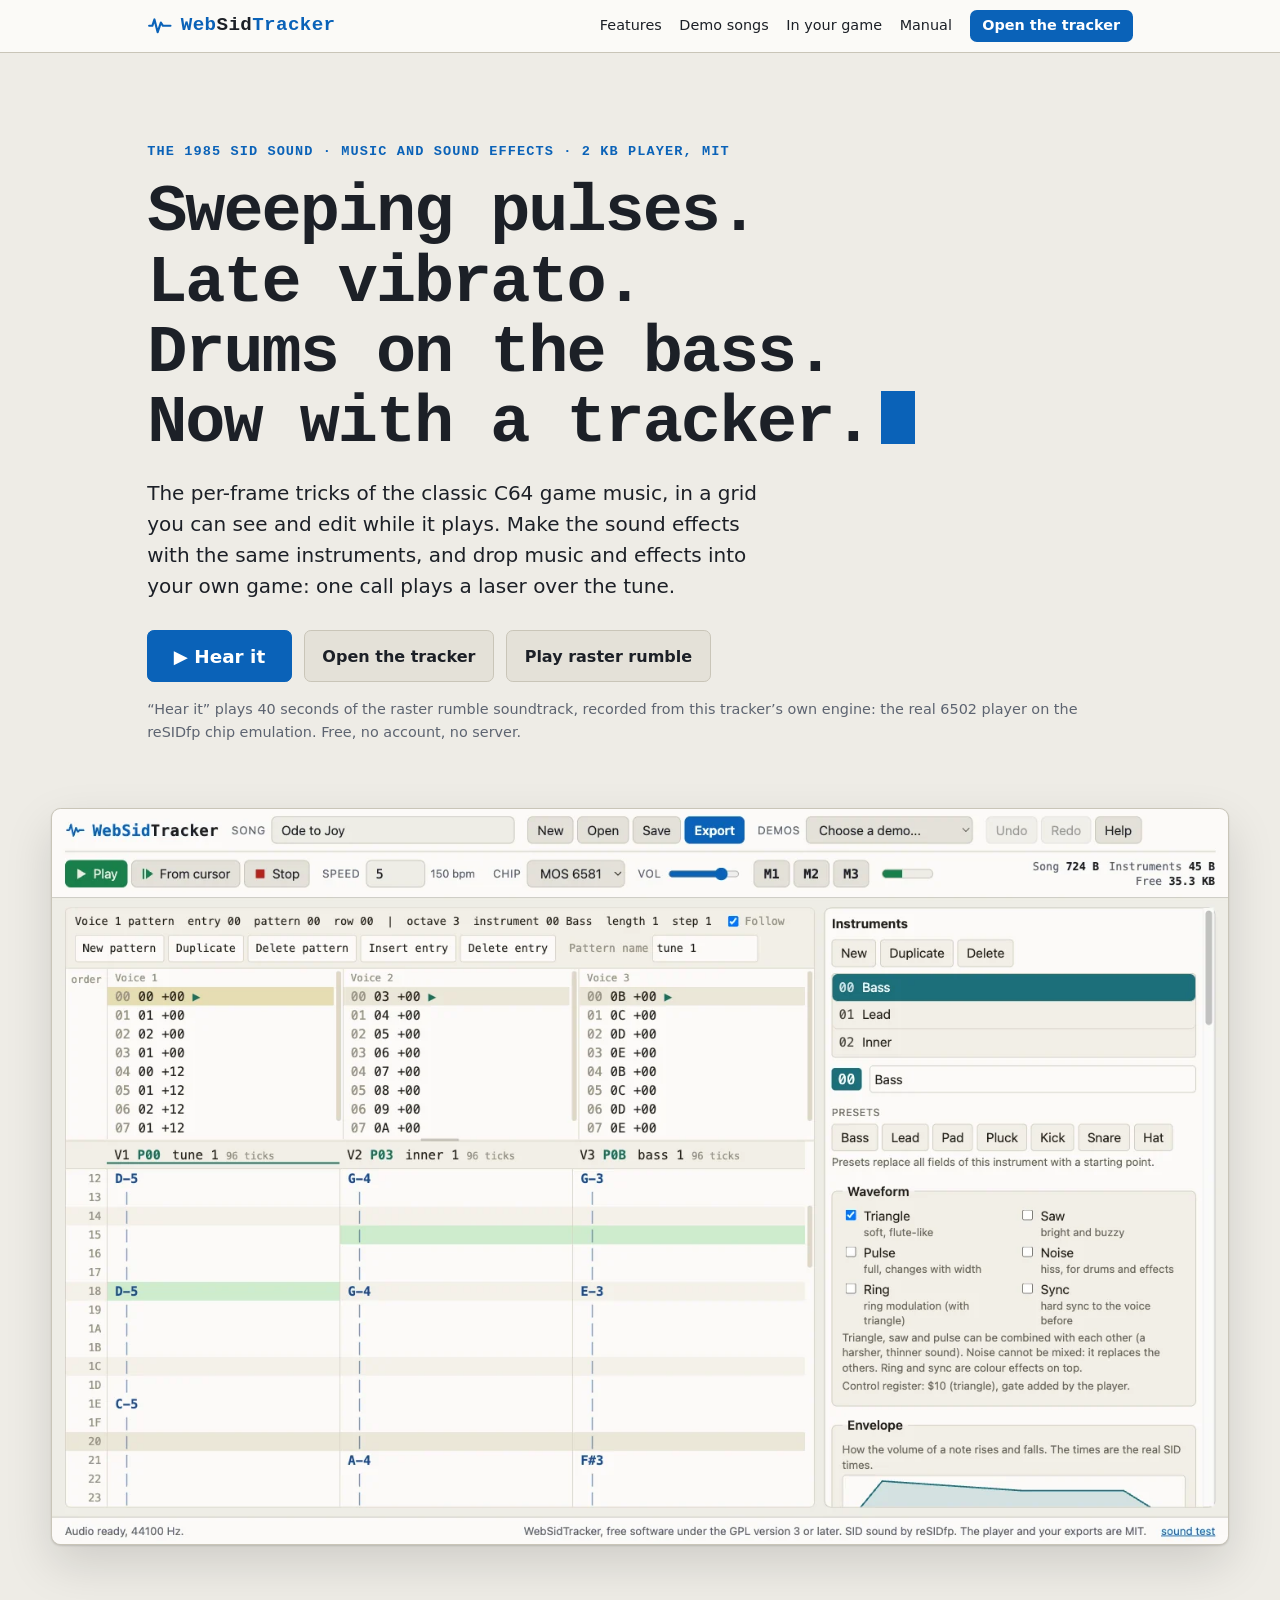
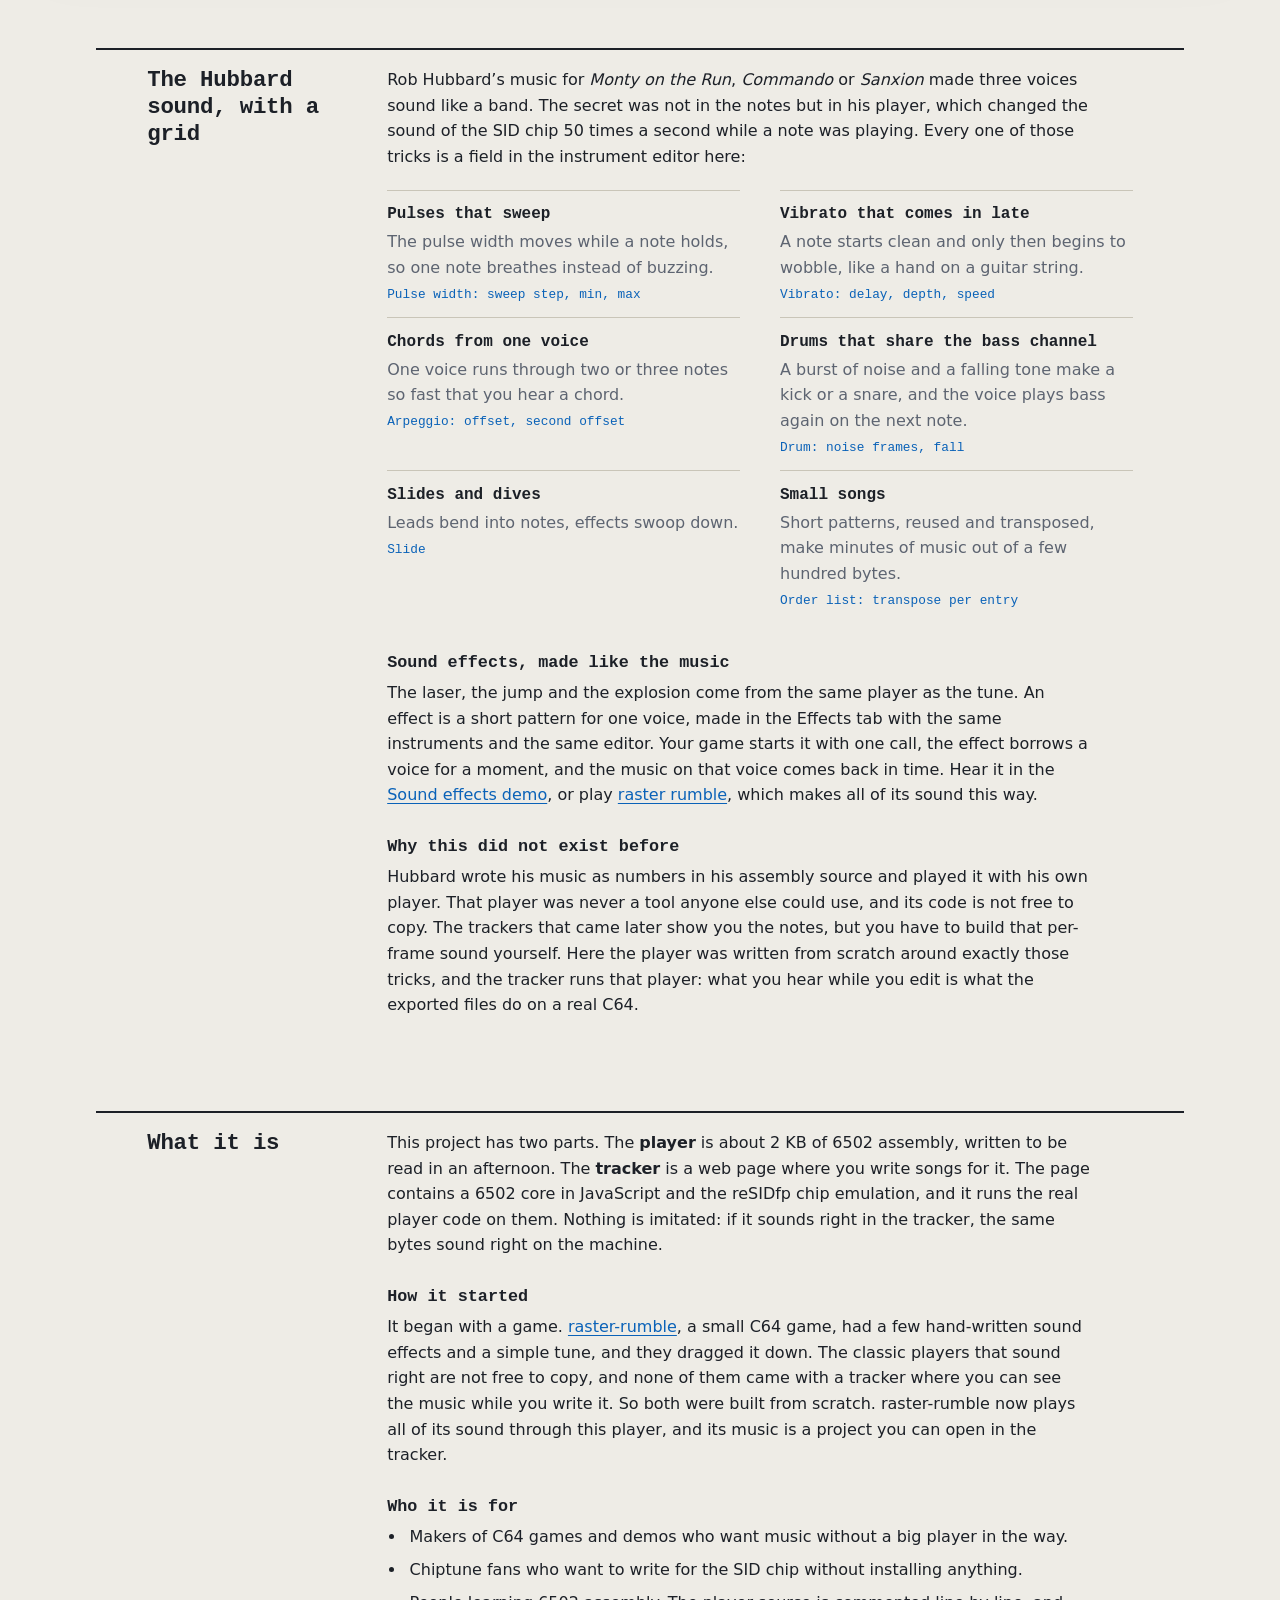
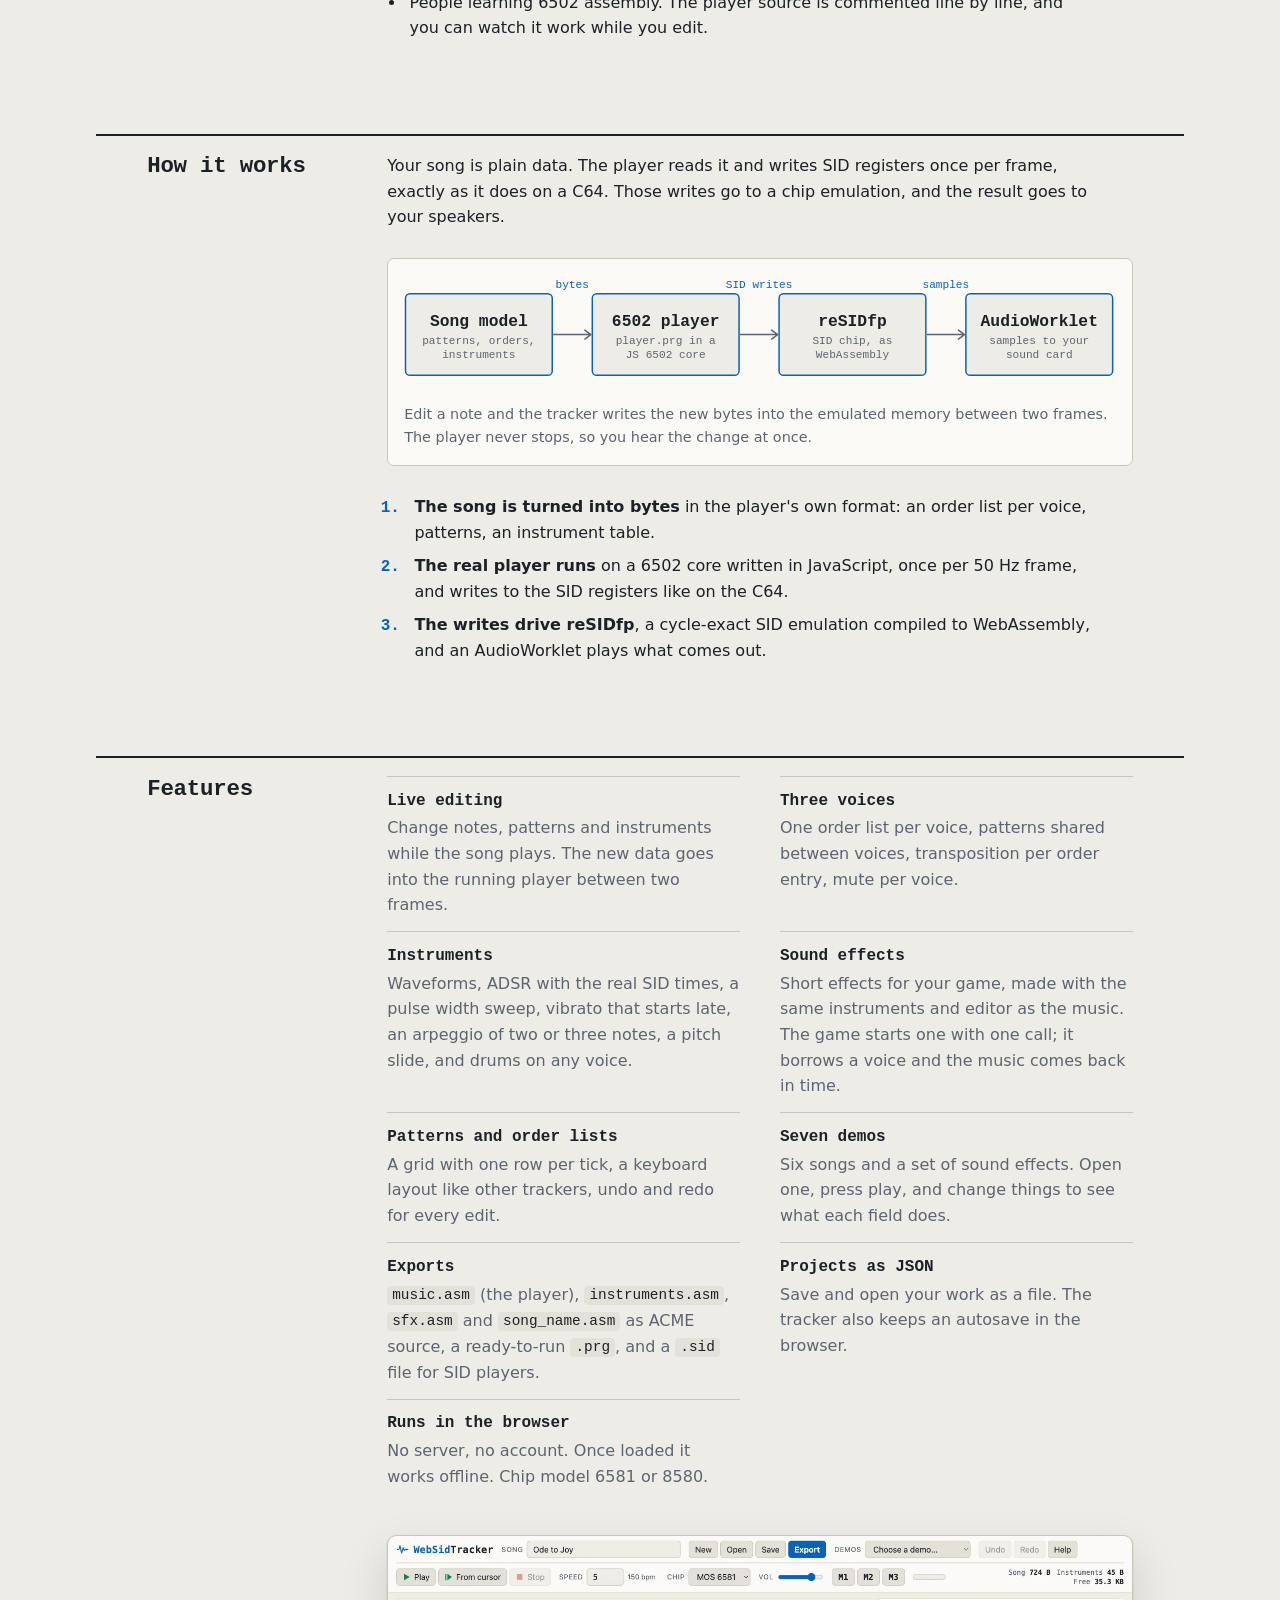
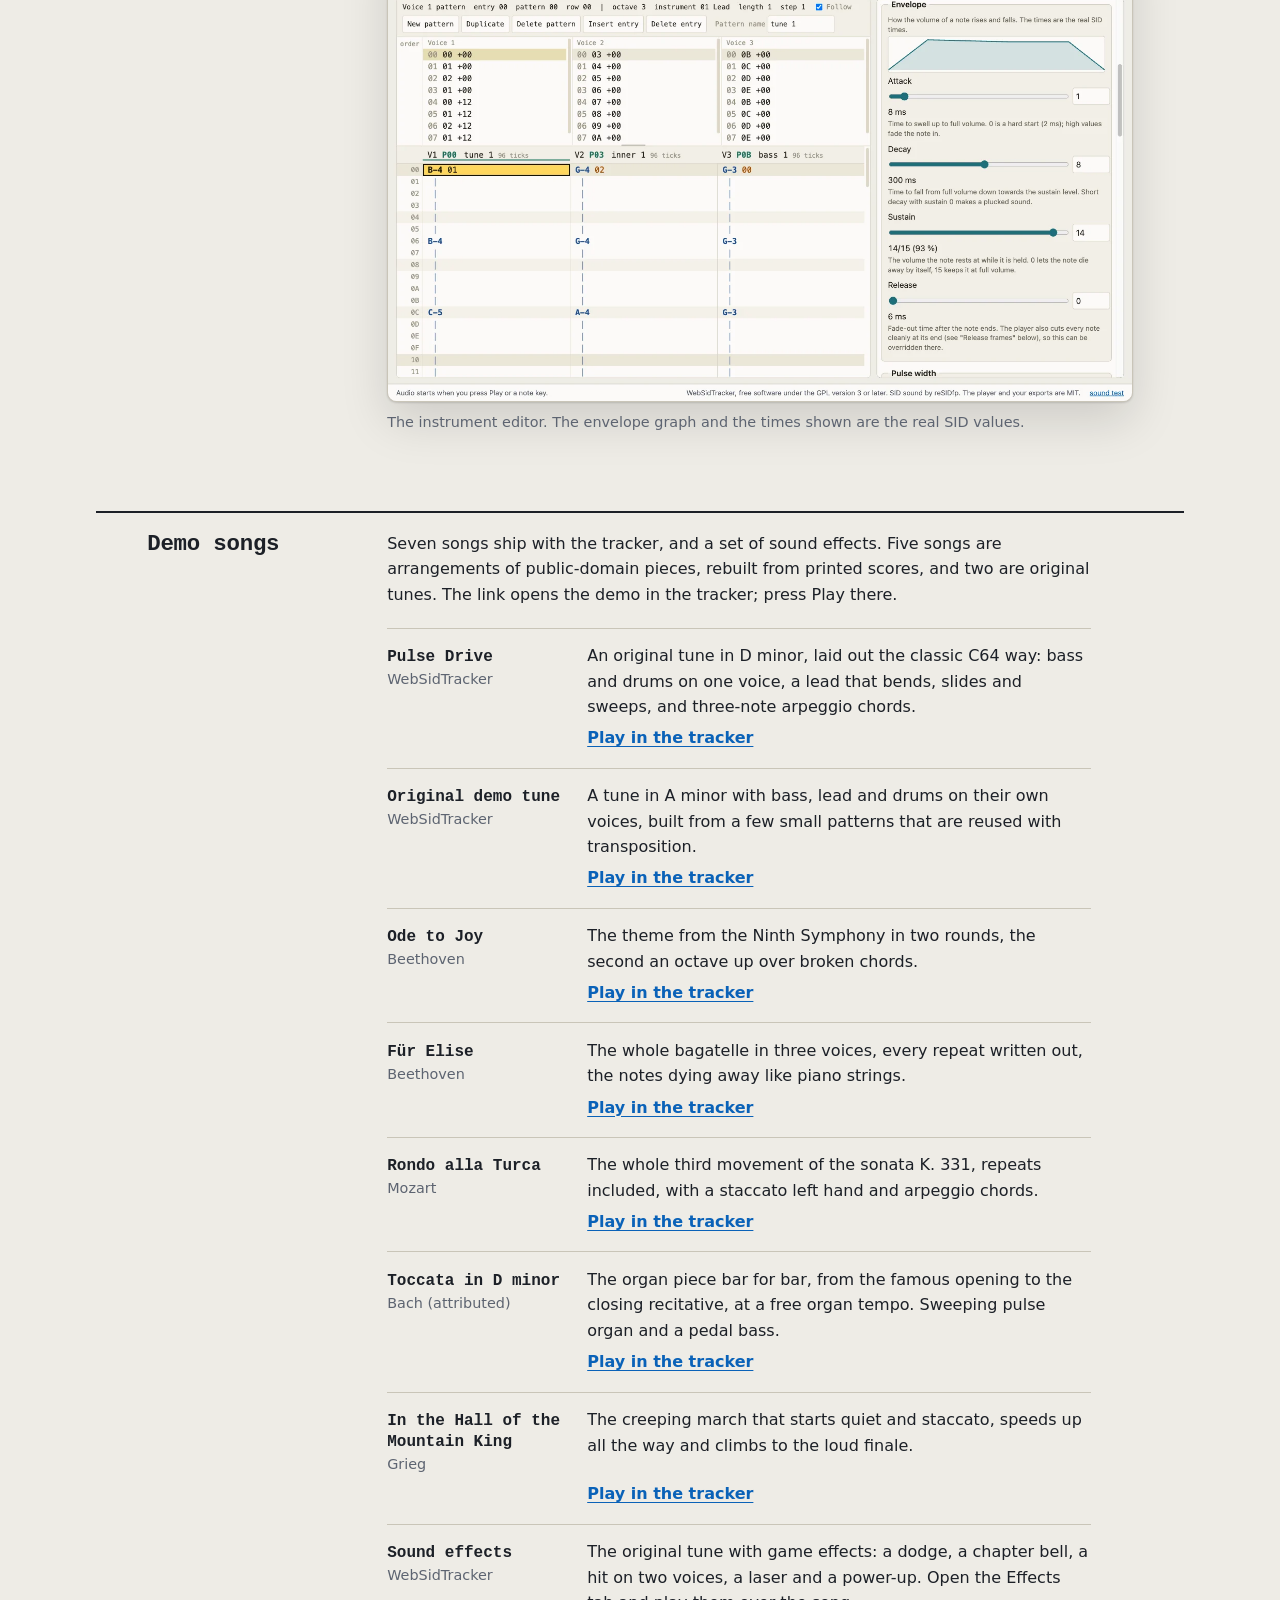
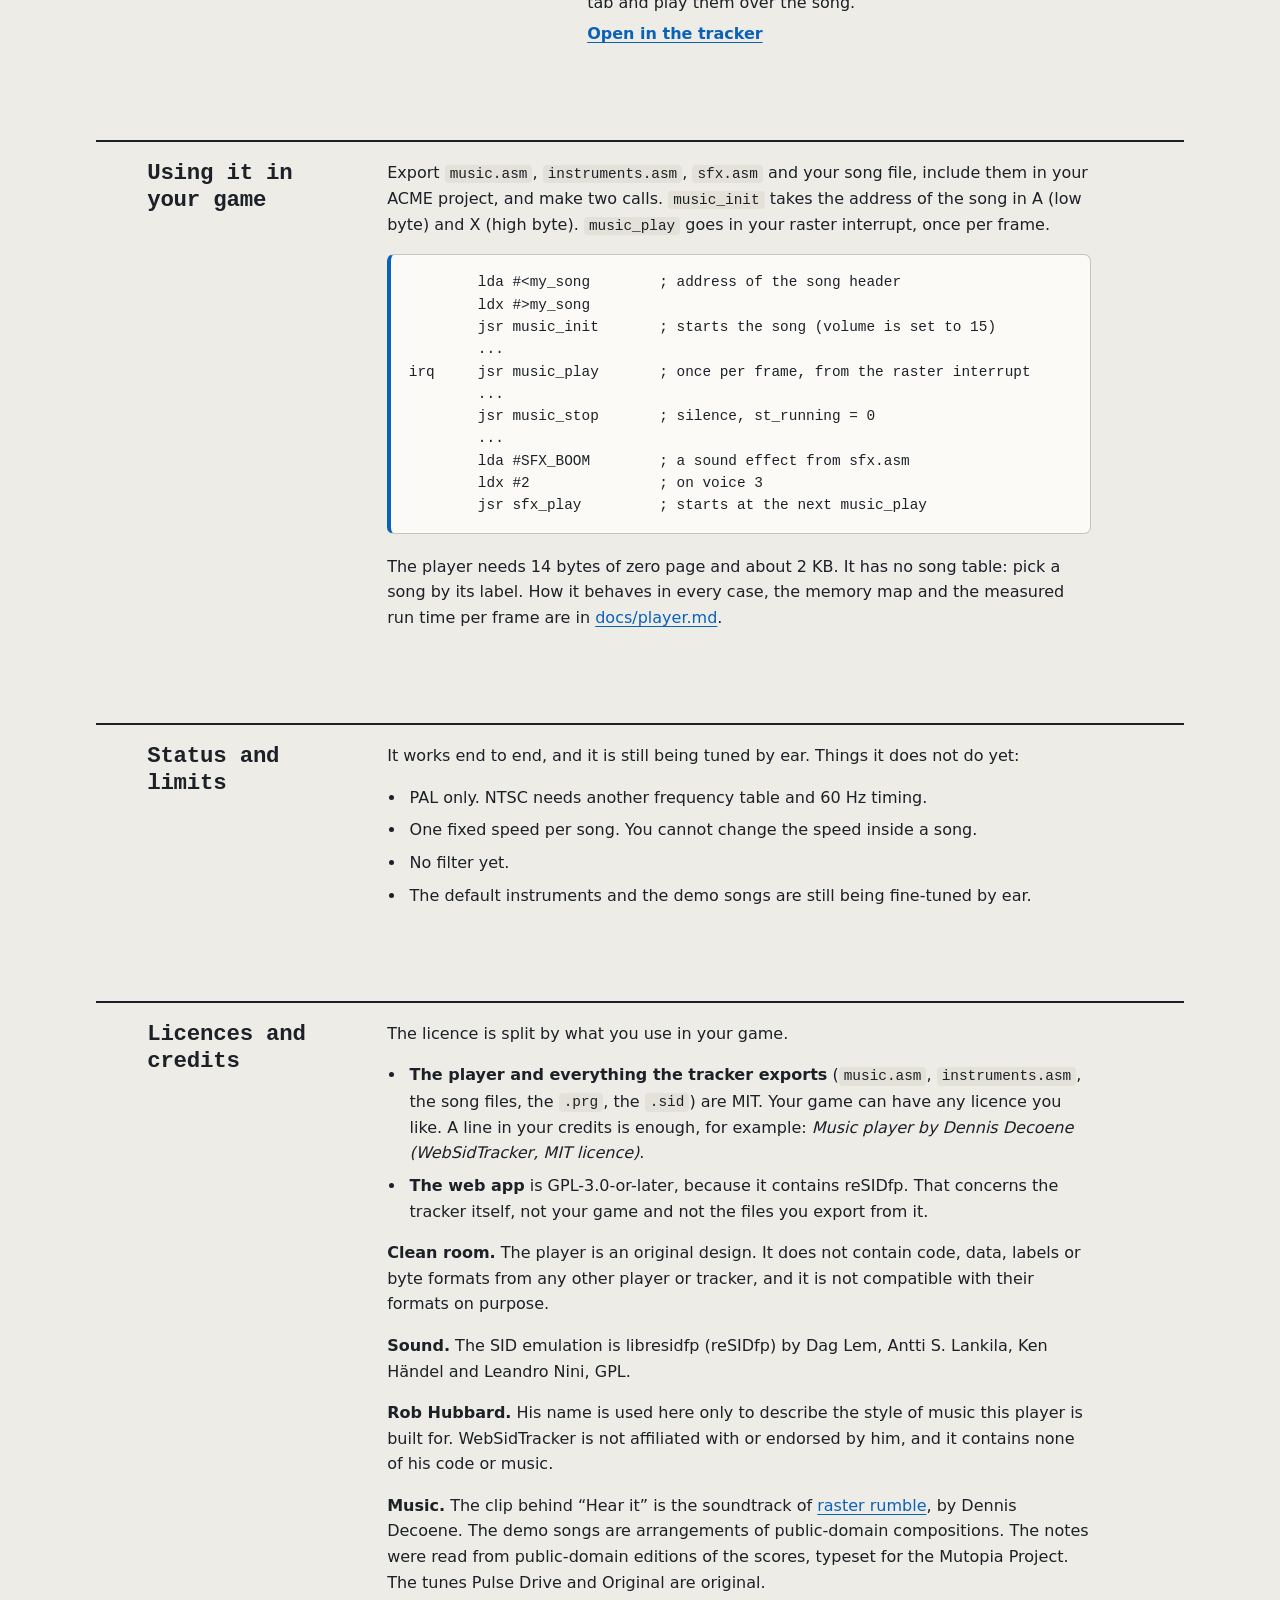
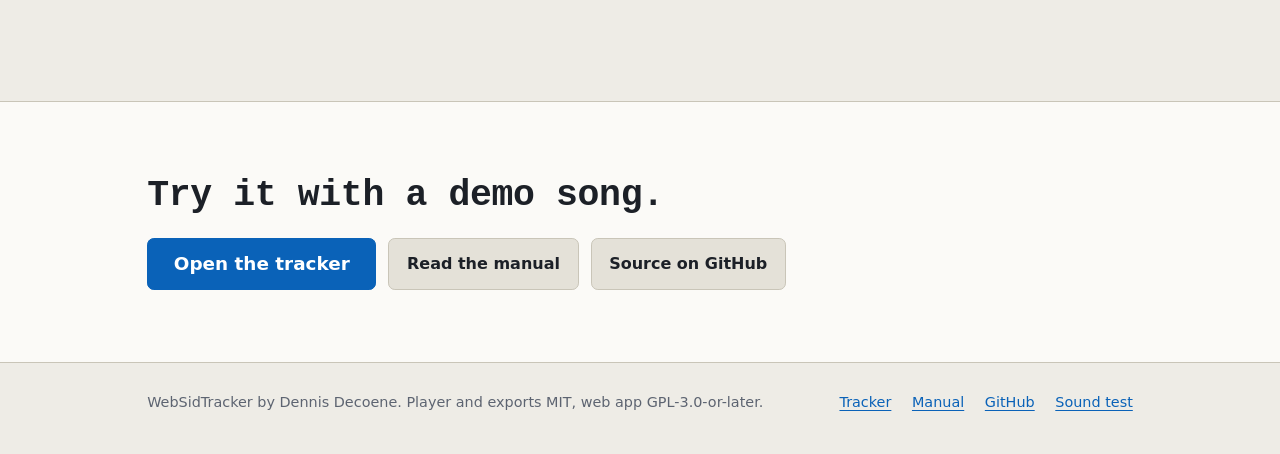
<file: web/index.html>
<!doctype html>
<!-- Landing page of WebSidTracker. The tracker itself is tracker.html.
     Part of the WebSidTracker web app, GPL version 3 or later (see ./LICENSE). -->
<html lang="en">
<head>
<meta charset="utf-8">
<meta name="viewport" content="width=device-width, initial-scale=1">
<title>WebSidTracker - sweeping pulses, late vibrato, drums on the bass. Now with a tracker.</title>
<meta name="description" content="Sweeping pulses, late vibrato, drums on the bass, now with a tracker: the per-frame tricks of the classic C64 game music in your browser, with a 2 KB MIT player for your own game.">
<meta name="color-scheme" content="light dark">
<meta property="og:type" content="website">
<meta property="og:title" content="WebSidTracker - sweeping pulses, late vibrato, drums on the bass. Now with a tracker.">
<meta property="og:description" content="The 1985 SID sound, now with a tracker: sweeping pulses, late vibrato, one-voice chords, drums on the bass channel, and sound effects from the same instruments. In your browser, with a 2 KB MIT player for your C64 game.">
<meta property="og:image" content="img/tracker-dark.webp">
<meta property="og:image:alt" content="The tracker playing Ode to Joy: three voice columns and the instrument editor">
<meta name="twitter:card" content="summary_large_image">
<link rel="stylesheet" href="landing.css">
</head>
<body>

<a class="skip" href="#main">Skip to content</a>

<header class="top">
  <div class="wrap top-row">
    <a class="brand" href="./" aria-label="WebSidTracker, start of page">
      <svg viewBox="0 0 24 24" aria-hidden="true"><path d="M2 12h3l2-6 3 12 3-9 2 3h7" fill="none" stroke="currentColor" stroke-width="2" stroke-linecap="round" stroke-linejoin="round"/></svg>
      <span>Web<b>Sid</b>Tracker</span>
    </a>
    <nav aria-label="Page sections">
      <a href="#features">Features</a>
      <a href="#demos">Demo songs</a>
      <a href="#game">In your game</a>
      <a href="manual.html">Manual</a>
      <a class="nav-cta" href="tracker.html">Open the tracker</a>
    </nav>
  </div>
</header>

<main id="main">

<section class="hero" aria-labelledby="h-hero">
  <div class="wrap">
    <p class="kicker">The 1985 SID sound &middot; music and sound effects &middot; 2 KB player, MIT</p>
    <h1 id="h-hero"><span>Sweeping pulses.</span> <span>Late vibrato.</span> <span>Drums on the bass.</span> <span>Now with a tracker.</span></h1>
    <p class="lead">The per-frame tricks of the classic C64 game music, in a grid you can see and edit while it plays. Make the sound effects with the same instruments, and drop music and effects into your own game: one call plays a laser over the tune.</p>
    <p class="actions">
      <button class="btn primary" type="button" id="hear" aria-describedby="hear-what" hidden>&#9654; Hear it</button>
      <a class="btn primary" href="tracker.html" id="open-cta">Open the tracker</a>
      <a class="btn" href="https://ddecoene.github.io/raster-rumble/play/">Play raster rumble</a>
    </p>
    <audio id="hear-audio" src="audio/raster-rumble.m4a" preload="none"></audio>
    <p class="fine" id="hear-what">&ldquo;Hear it&rdquo; plays 40 seconds of the raster rumble soundtrack, recorded from this tracker&rsquo;s own engine: the real 6502 player on the reSIDfp chip emulation. Free, no account, no server.</p>
  </div>
  <div class="shot-wrap">
    <figure class="shot shot-hero">
      <picture>
        <source srcset="img/tracker-dark.webp" media="(prefers-color-scheme: dark)">
        <img src="img/tracker-light.webp" width="1440" height="900" alt="The tracker while Ode to Joy plays. Three voice columns show order lists and the pattern grid with notes such as D-5 and G-4, the instrument editor is on the right.">
      </picture>
    </figure>
  </div>
</section>

<section class="sheet" id="sound" aria-labelledby="h-sound">
  <div class="wrap sheet-grid">
    <h2 id="h-sound">The Hubbard sound, with a grid</h2>
    <div class="body">
      <p>Rob Hubbard&rsquo;s music for <em>Monty on the Run</em>, <em>Commando</em> or <em>Sanxion</em> made three voices sound like a band. The secret was not in the notes but in his player, which changed the sound of the SID chip 50 times a second while a note was playing. Every one of those tricks is a field in the instrument editor here:</p>
      <dl class="tricks">
        <div><dt>Pulses that sweep</dt><dd>The pulse width moves while a note holds, so one note breathes instead of buzzing. <span class="field">Pulse width: sweep step, min, max</span></dd></div>
        <div><dt>Vibrato that comes in late</dt><dd>A note starts clean and only then begins to wobble, like a hand on a guitar string. <span class="field">Vibrato: delay, depth, speed</span></dd></div>
        <div><dt>Chords from one voice</dt><dd>One voice runs through two or three notes so fast that you hear a chord. <span class="field">Arpeggio: offset, second offset</span></dd></div>
        <div><dt>Drums that share the bass channel</dt><dd>A burst of noise and a falling tone make a kick or a snare, and the voice plays bass again on the next note. <span class="field">Drum: noise frames, fall</span></dd></div>
        <div><dt>Slides and dives</dt><dd>Leads bend into notes, effects swoop down. <span class="field">Slide</span></dd></div>
        <div><dt>Small songs</dt><dd>Short patterns, reused and transposed, make minutes of music out of a few hundred bytes. <span class="field">Order list: transpose per entry</span></dd></div>
      </dl>
      <h3>Sound effects, made like the music</h3>
      <p>The laser, the jump and the explosion come from the same player as the tune. An effect is a short pattern for one voice, made in the Effects tab with the same instruments and the same editor. Your game starts it with one call, the effect borrows a voice for a moment, and the music on that voice comes back in time. Hear it in the <a href="tracker.html?demo=sound-effects">Sound effects demo</a>, or play <a href="https://ddecoene.github.io/raster-rumble/play/">raster rumble</a>, which makes all of its sound this way.</p>
      <h3>Why this did not exist before</h3>
      <p>Hubbard wrote his music as numbers in his assembly source and played it with his own player. That player was never a tool anyone else could use, and its code is not free to copy. The trackers that came later show you the notes, but you have to build that per-frame sound yourself. Here the player was written from scratch around exactly those tricks, and the tracker runs that player: what you hear while you edit is what the exported files do on a real C64.</p>
    </div>
  </div>
</section>

<section class="sheet" id="what" aria-labelledby="h-what">
  <div class="wrap sheet-grid">
    <h2 id="h-what">What it is</h2>
    <div class="body">
      <p>This project has two parts. The <strong>player</strong> is about 2 KB of 6502 assembly, written to be read in an afternoon. The <strong>tracker</strong> is a web page where you write songs for it. The page contains a 6502 core in JavaScript and the reSIDfp chip emulation, and it runs the real player code on them. Nothing is imitated: if it sounds right in the tracker, the same bytes sound right on the machine.</p>
      <h3>How it started</h3>
      <p>It began with a game. <a href="https://github.com/DDecoene/raster-rumble">raster-rumble</a>, a small C64 game, had a few hand-written sound effects and a simple tune, and they dragged it down. The classic players that sound right are not free to copy, and none of them came with a tracker where you can see the music while you write it. So both were built from scratch. raster-rumble now plays all of its sound through this player, and its music is a project you can open in the tracker.</p>
      <h3>Who it is for</h3>
      <ul class="plain">
        <li>Makers of C64 games and demos who want music without a big player in the way.</li>
        <li>Chiptune fans who want to write for the SID chip without installing anything.</li>
        <li>People learning 6502 assembly. The player source is commented line by line, and you can watch it work while you edit.</li>
      </ul>
    </div>
  </div>
</section>

<section class="sheet" id="how" aria-labelledby="h-how">
  <div class="wrap sheet-grid">
    <h2 id="h-how">How it works</h2>
    <div class="body">
      <p>Your song is plain data. The player reads it and writes SID registers once per frame, exactly as it does on a C64. Those writes go to a chip emulation, and the result goes to your speakers.</p>

      <figure class="diagram">
        <svg class="d-wide" viewBox="0 0 960 150" role="img" aria-labelledby="dw-t dw-d">
          <title id="dw-t">Signal path of the tracker</title>
          <desc id="dw-d">The song model is serialised to player bytes, the real 6502 player runs in a JavaScript 6502 core, its SID register writes go to reSIDfp compiled to WebAssembly, and an AudioWorklet plays the samples.</desc>
          <g class="box">
            <rect x="2" y="20" width="198" height="110" rx="6"/>
            <rect x="254" y="20" width="198" height="110" rx="6"/>
            <rect x="506" y="20" width="198" height="110" rx="6"/>
            <rect x="758" y="20" width="198" height="110" rx="6"/>
          </g>
          <g class="arrow"><path d="M202 75h50m-8-6l8 6-8 6"/><path d="M454 75h50m-8-6l8 6-8 6"/><path d="M706 75h50m-8-6l8 6-8 6"/></g>
          <g class="t-main" text-anchor="middle">
            <text x="101" y="64">Song model</text>
            <text x="353" y="64">6502 player</text>
            <text x="605" y="64">reSIDfp</text>
            <text x="857" y="64">AudioWorklet</text>
          </g>
          <g class="t-sub" text-anchor="middle">
            <text x="101" y="88">patterns, orders,</text><text x="101" y="106">instruments</text>
            <text x="353" y="88">player.prg in a</text><text x="353" y="106">JS 6502 core</text>
            <text x="605" y="88">SID chip, as</text><text x="605" y="106">WebAssembly</text>
            <text x="857" y="88">samples to your</text><text x="857" y="106">sound card</text>
          </g>
          <g class="t-note" text-anchor="middle">
            <text x="227" y="12">bytes</text>
            <text x="479" y="12">SID writes</text>
            <text x="731" y="12">samples</text>
          </g>
        </svg>
        <svg class="d-tall" viewBox="0 0 320 560" role="img" aria-labelledby="dt-t dt-d">
          <title id="dt-t">Signal path of the tracker</title>
          <desc id="dt-d">The song model is serialised to player bytes, the real 6502 player runs in a JavaScript 6502 core, its SID register writes go to reSIDfp compiled to WebAssembly, and an AudioWorklet plays the samples.</desc>
          <g class="box">
            <rect x="30" y="2" width="260" height="92" rx="6"/>
            <rect x="30" y="152" width="260" height="92" rx="6"/>
            <rect x="30" y="302" width="260" height="92" rx="6"/>
            <rect x="30" y="452" width="260" height="92" rx="6"/>
          </g>
          <g class="arrow"><path d="M160 96v54m-6-8l6 8 6-8"/><path d="M160 246v54m-6-8l6 8 6-8"/><path d="M160 396v54m-6-8l6 8 6-8"/></g>
          <g class="t-main" text-anchor="middle">
            <text x="160" y="38">Song model</text>
            <text x="160" y="188">6502 player</text>
            <text x="160" y="338">reSIDfp</text>
            <text x="160" y="488">AudioWorklet</text>
          </g>
          <g class="t-sub" text-anchor="middle">
            <text x="160" y="60">patterns, order lists, instruments</text>
            <text x="160" y="210">player.prg in a JS 6502 core</text>
            <text x="160" y="360">SID chip, as WebAssembly</text>
            <text x="160" y="510">samples to your sound card</text>
          </g>
          <g class="t-note" text-anchor="start">
            <text x="172" y="130">bytes</text>
            <text x="172" y="280">SID writes</text>
            <text x="172" y="430">samples</text>
          </g>
        </svg>
        <figcaption>Edit a note and the tracker writes the new bytes into the emulated memory between two frames. The player never stops, so you hear the change at once.</figcaption>
      </figure>

      <ol class="steps">
        <li><strong>The song is turned into bytes</strong> in the player's own format: an order list per voice, patterns, an instrument table.</li>
        <li><strong>The real player runs</strong> on a 6502 core written in JavaScript, once per 50 Hz frame, and writes to the SID registers like on the C64.</li>
        <li><strong>The writes drive reSIDfp</strong>, a cycle-exact SID emulation compiled to WebAssembly, and an AudioWorklet plays what comes out.</li>
      </ol>
    </div>
  </div>
</section>

<section class="sheet" id="features" aria-labelledby="h-feat">
  <div class="wrap sheet-grid">
    <h2 id="h-feat">Features</h2>
    <div class="body">
      <dl class="feat">
        <div><dt>Live editing</dt><dd>Change notes, patterns and instruments while the song plays. The new data goes into the running player between two frames.</dd></div>
        <div><dt>Three voices</dt><dd>One order list per voice, patterns shared between voices, transposition per order entry, mute per voice.</dd></div>
        <div><dt>Instruments</dt><dd>Waveforms, ADSR with the real SID times, a pulse width sweep, vibrato that starts late, an arpeggio of two or three notes, a pitch slide, and drums on any voice.</dd></div>
        <div><dt>Sound effects</dt><dd>Short effects for your game, made with the same instruments and editor as the music. The game starts one with one call; it borrows a voice and the music comes back in time.</dd></div>
        <div><dt>Patterns and order lists</dt><dd>A grid with one row per tick, a keyboard layout like other trackers, undo and redo for every edit.</dd></div>
        <div><dt>Seven demos</dt><dd>Six songs and a set of sound effects. Open one, press play, and change things to see what each field does.</dd></div>
        <div><dt>Exports</dt><dd><code>music.asm</code> (the player), <code>instruments.asm</code>, <code>sfx.asm</code> and <code>song_name.asm</code> as ACME source, a ready-to-run <code>.prg</code>, and a <code>.sid</code> file for SID players.</dd></div>
        <div><dt>Projects as JSON</dt><dd>Save and open your work as a file. The tracker also keeps an autosave in the browser.</dd></div>
        <div><dt>Runs in the browser</dt><dd>No server, no account. Once loaded it works offline. Chip model 6581 or 8580.</dd></div>
      </dl>

      <figure class="shot shot-inline">
        <picture>
          <source srcset="img/inst-dark.webp" media="(prefers-color-scheme: dark)">
          <img src="img/inst-light.webp" width="1440" height="900" loading="lazy" alt="The instrument editor showing the envelope graph with attack, decay, sustain and release sliders next to the pattern grid.">
        </picture>
        <figcaption>The instrument editor. The envelope graph and the times shown are the real SID values.</figcaption>
      </figure>
    </div>
  </div>
</section>

<section class="sheet" id="demos" aria-labelledby="h-demos">
  <div class="wrap sheet-grid">
    <h2 id="h-demos">Demo songs</h2>
    <div class="body">
      <p>Seven songs ship with the tracker, and a set of sound effects. Five songs are arrangements of public-domain pieces, rebuilt from printed scores, and two are original tunes. The link opens the demo in the tracker; press Play there.</p>
      <ul class="songs">
        <li>
          <div><h3>Pulse Drive</h3><p class="by">WebSidTracker</p></div>
          <p>An original tune in D minor, laid out the classic C64 way: bass and drums on one voice, a lead that bends, slides and sweeps, and three-note arpeggio chords.</p>
          <a href="tracker.html?demo=pulse-drive">Play in the tracker<span class="sr"> : Pulse Drive</span></a>
        </li>
        <li>
          <div><h3>Original demo tune</h3><p class="by">WebSidTracker</p></div>
          <p>A tune in A minor with bass, lead and drums on their own voices, built from a few small patterns that are reused with transposition.</p>
          <a href="tracker.html?demo=original">Play in the tracker<span class="sr"> : Original demo tune</span></a>
        </li>
        <li>
          <div><h3>Ode to Joy</h3><p class="by">Beethoven</p></div>
          <p>The theme from the Ninth Symphony in two rounds, the second an octave up over broken chords.</p>
          <a href="tracker.html?demo=ode-to-joy">Play in the tracker<span class="sr"> : Ode to Joy</span></a>
        </li>
        <li>
          <div><h3>Für Elise</h3><p class="by">Beethoven</p></div>
          <p>The whole bagatelle in three voices, every repeat written out, the notes dying away like piano strings.</p>
          <a href="tracker.html?demo=fur-elise">Play in the tracker<span class="sr"> : Für Elise</span></a>
        </li>
        <li>
          <div><h3>Rondo alla Turca</h3><p class="by">Mozart</p></div>
          <p>The whole third movement of the sonata K. 331, repeats included, with a staccato left hand and arpeggio chords.</p>
          <a href="tracker.html?demo=rondo-alla-turca">Play in the tracker<span class="sr"> : Rondo alla Turca</span></a>
        </li>
        <li>
          <div><h3>Toccata in D minor</h3><p class="by">Bach (attributed)</p></div>
          <p>The organ piece bar for bar, from the famous opening to the closing recitative, at a free organ tempo. Sweeping pulse organ and a pedal bass.</p>
          <a href="tracker.html?demo=toccata">Play in the tracker<span class="sr"> : Toccata in D minor</span></a>
        </li>
        <li>
          <div><h3>In the Hall of the Mountain King</h3><p class="by">Grieg</p></div>
          <p>The creeping march that starts quiet and staccato, speeds up all the way and climbs to the loud finale.</p>
          <a href="tracker.html?demo=mountain-king">Play in the tracker<span class="sr"> : In the Hall of the Mountain King</span></a>
        </li>
        <li>
          <div><h3>Sound effects</h3><p class="by">WebSidTracker</p></div>
          <p>The original tune with game effects: a dodge, a chapter bell, a hit on two voices, a laser and a power-up. Open the Effects tab and play them over the song.</p>
          <a href="tracker.html?demo=sound-effects">Open in the tracker<span class="sr"> : Sound effects</span></a>
        </li>
      </ul>
    </div>
  </div>
</section>

<section class="sheet" id="game" aria-labelledby="h-game">
  <div class="wrap sheet-grid">
    <h2 id="h-game">Using it in your game</h2>
    <div class="body">
      <p>Export <code>music.asm</code>, <code>instruments.asm</code>, <code>sfx.asm</code> and your song file, include them in your ACME project, and make two calls. <code>music_init</code> takes the address of the song in A (low byte) and X (high byte). <code>music_play</code> goes in your raster interrupt, once per frame.</p>
      <pre class="code" tabindex="0"><code>        lda #&lt;my_song        ; address of the song header
        ldx #&gt;my_song
        jsr music_init       ; starts the song (volume is set to 15)
        ...
irq     jsr music_play       ; once per frame, from the raster interrupt
        ...
        jsr music_stop       ; silence, st_running = 0
        ...
        lda #SFX_BOOM        ; a sound effect from sfx.asm
        ldx #2               ; on voice 3
        jsr sfx_play         ; starts at the next music_play</code></pre>
      <p>The player needs 14 bytes of zero page and about 2 KB. It has no song table: pick a song by its label. How it behaves in every case, the memory map and the measured run time per frame are in <a href="https://github.com/DDecoene/WebSidTracker/blob/main/docs/player.md">docs/player.md</a>.</p>
    </div>
  </div>
</section>

<section class="sheet" id="status" aria-labelledby="h-status">
  <div class="wrap sheet-grid">
    <h2 id="h-status">Status and limits</h2>
    <div class="body">
      <p>It works end to end, and it is still being tuned by ear. Things it does not do yet:</p>
      <ul class="plain">
        <li>PAL only. NTSC needs another frequency table and 60 Hz timing.</li>
        <li>One fixed speed per song. You cannot change the speed inside a song.</li>
        <li>No filter yet.</li>
        <li>The default instruments and the demo songs are still being fine-tuned by ear.</li>
      </ul>
    </div>
  </div>
</section>

<section class="sheet" id="licence" aria-labelledby="h-lic">
  <div class="wrap sheet-grid">
    <h2 id="h-lic">Licences and credits</h2>
    <div class="body">
      <p>The licence is split by what you use in your game.</p>
      <ul class="plain">
        <li><strong>The player and everything the tracker exports</strong> (<code>music.asm</code>, <code>instruments.asm</code>, the song files, the <code>.prg</code>, the <code>.sid</code>) are MIT. Your game can have any licence you like. A line in your credits is enough, for example: <em>Music player by Dennis Decoene (WebSidTracker, MIT licence)</em>.</li>
        <li><strong>The web app</strong> is GPL-3.0-or-later, because it contains reSIDfp. That concerns the tracker itself, not your game and not the files you export from it.</li>
      </ul>
      <p><strong>Clean room.</strong> The player is an original design. It does not contain code, data, labels or byte formats from any other player or tracker, and it is not compatible with their formats on purpose.</p>
      <p><strong>Sound.</strong> The SID emulation is libresidfp (reSIDfp) by Dag Lem, Antti S. Lankila, Ken Händel and Leandro Nini, GPL.</p>
      <p><strong>Rob Hubbard.</strong> His name is used here only to describe the style of music this player is built for. WebSidTracker is not affiliated with or endorsed by him, and it contains none of his code or music.</p>
      <p><strong>Music.</strong> The clip behind &ldquo;Hear it&rdquo; is the soundtrack of <a href="https://github.com/DDecoene/raster-rumble">raster rumble</a>, by Dennis Decoene. The demo songs are arrangements of public-domain compositions. The notes were read from public-domain editions of the scores, typeset for the Mutopia Project. The tunes Pulse Drive and Original are original.</p>
    </div>
  </div>
</section>

<section class="closing" aria-labelledby="h-go">
  <div class="wrap">
    <h2 id="h-go">Try it with a demo song.</h2>
    <p class="actions">
      <a class="btn primary" href="tracker.html">Open the tracker</a>
      <a class="btn" href="manual.html">Read the manual</a>
      <a class="btn" href="https://github.com/DDecoene/WebSidTracker">Source on GitHub</a>
    </p>
  </div>
</section>

</main>

<footer class="foot">
  <div class="wrap foot-row">
    <p>WebSidTracker by Dennis Decoene. Player and exports MIT, web app GPL-3.0-or-later.</p>
    <p><a href="tracker.html">Tracker</a> <a href="manual.html">Manual</a> <a href="https://github.com/DDecoene/WebSidTracker">GitHub</a> <a href="sound-test.html">Sound test</a></p>
  </div>
</footer>

<script>
  // "Hear it": a recorded clip, so it plays at once without starting the emulator. Without
  // JavaScript the button stays hidden and "Open the tracker" is the first button.
  (() => {
    const button = document.getElementById('hear');
    const audio = document.getElementById('hear-audio');
    const label = (playing) => { button.innerHTML = playing ? '&#10074;&#10074; Pause' : '&#9654; Hear it'; };
    button.hidden = false;
    document.getElementById('open-cta').classList.remove('primary');
    button.addEventListener('click', () => (audio.paused ? audio.play() : audio.pause()));
    audio.addEventListener('play', () => label(true));
    audio.addEventListener('pause', () => label(false));
    audio.addEventListener('ended', () => { audio.currentTime = 0; label(false); });
  })();
</script>
</body>
</html>
</file>
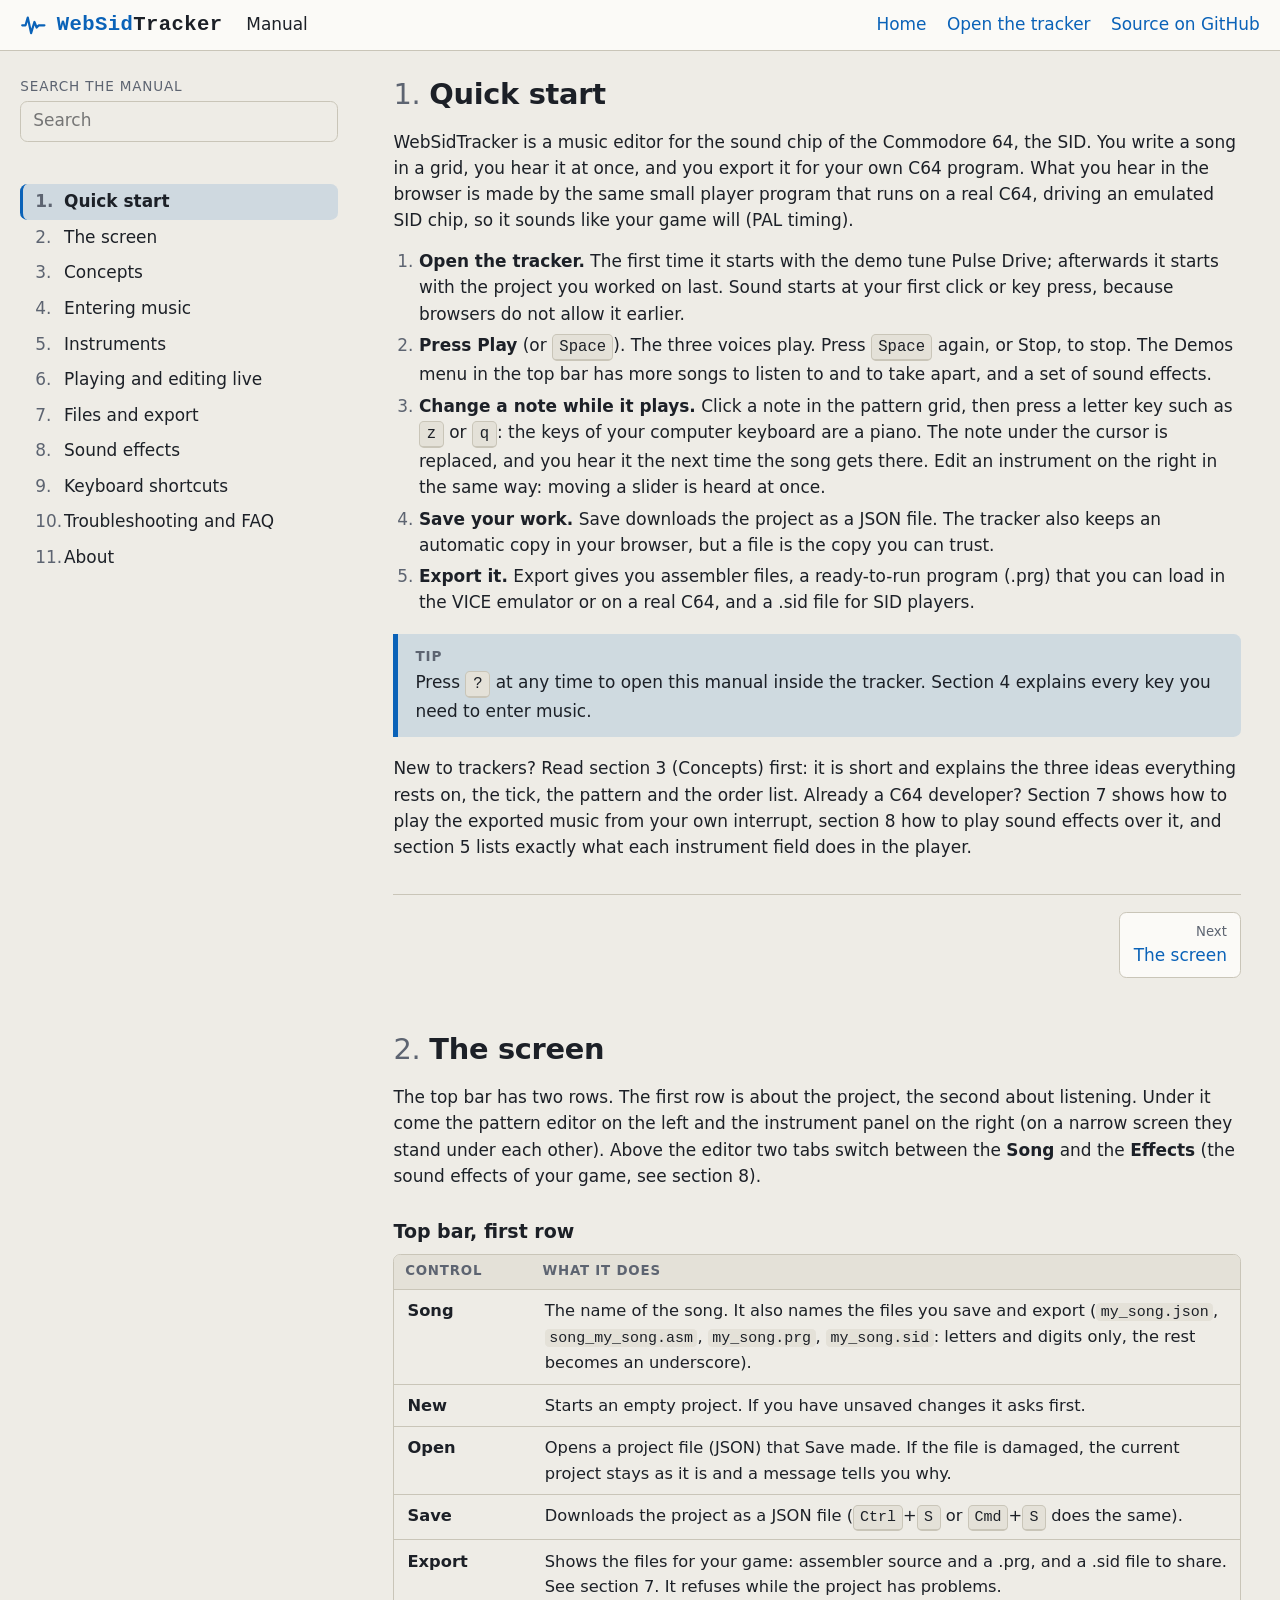
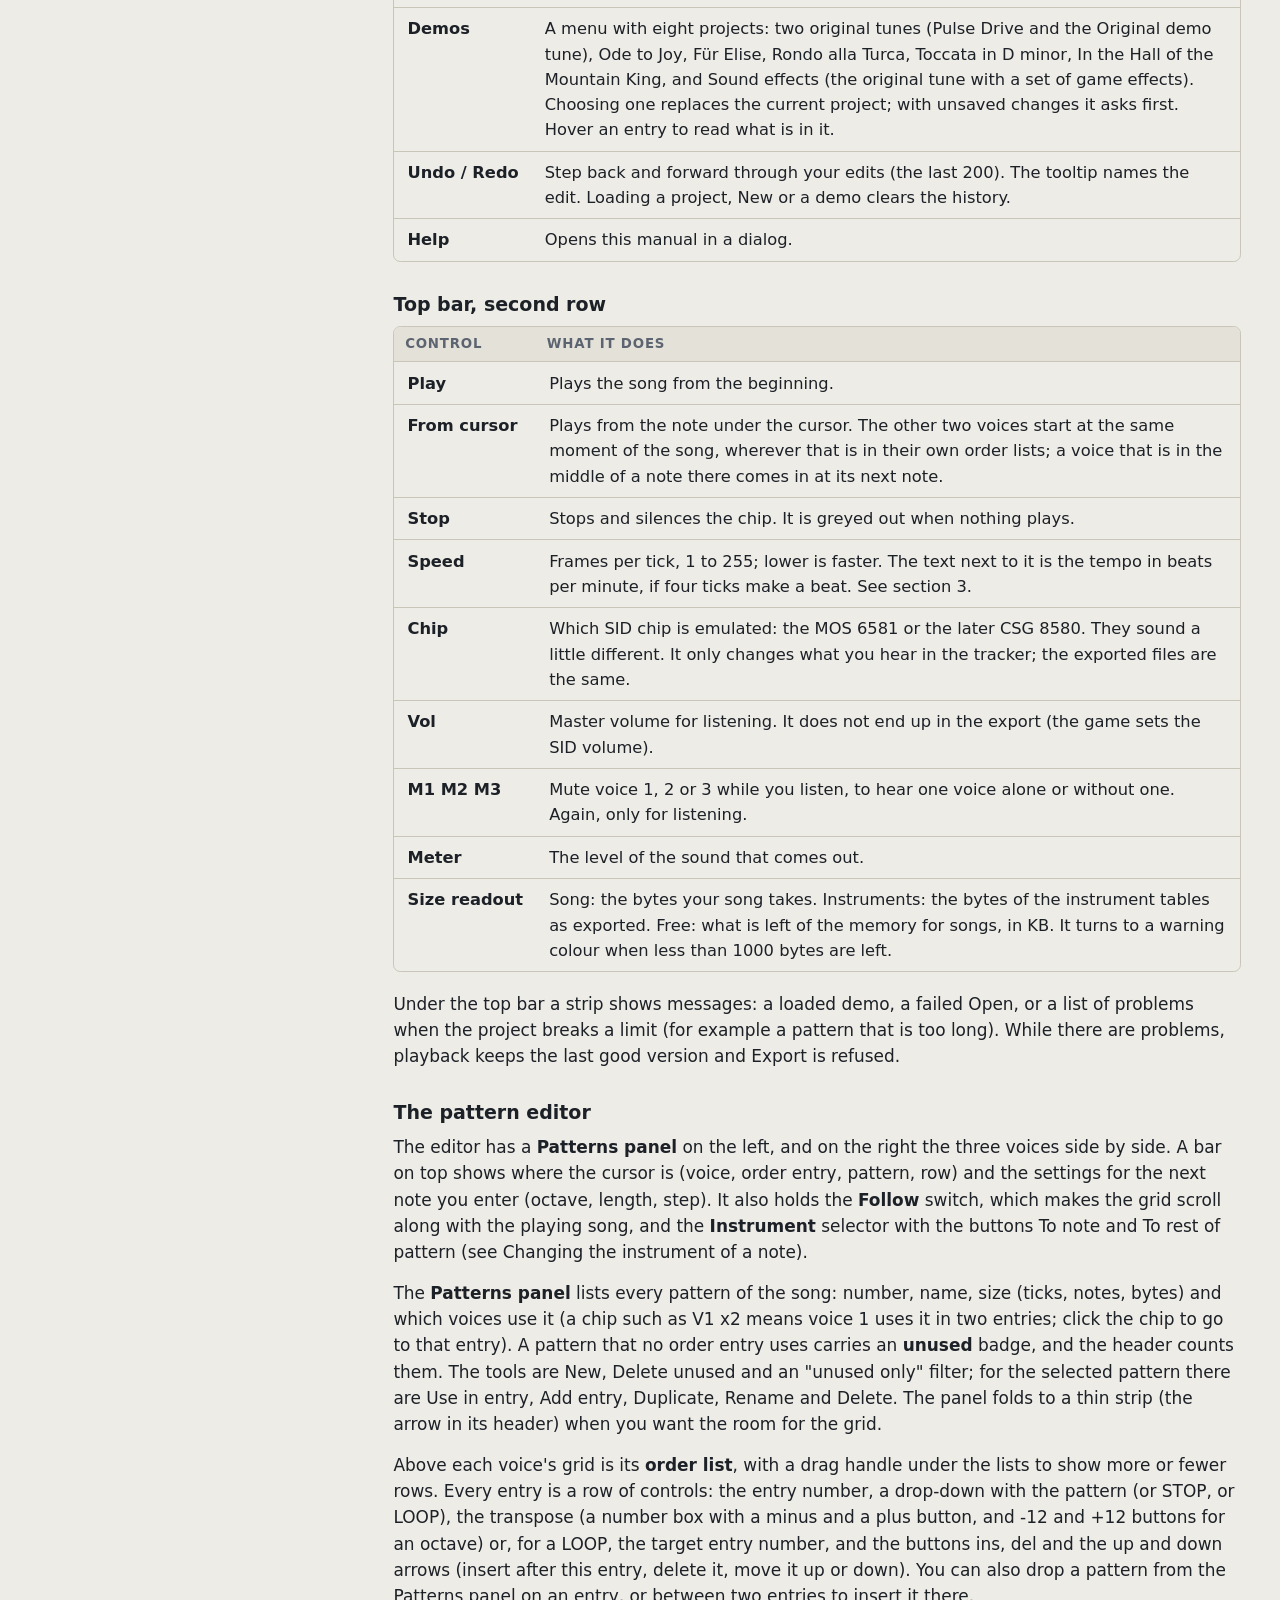
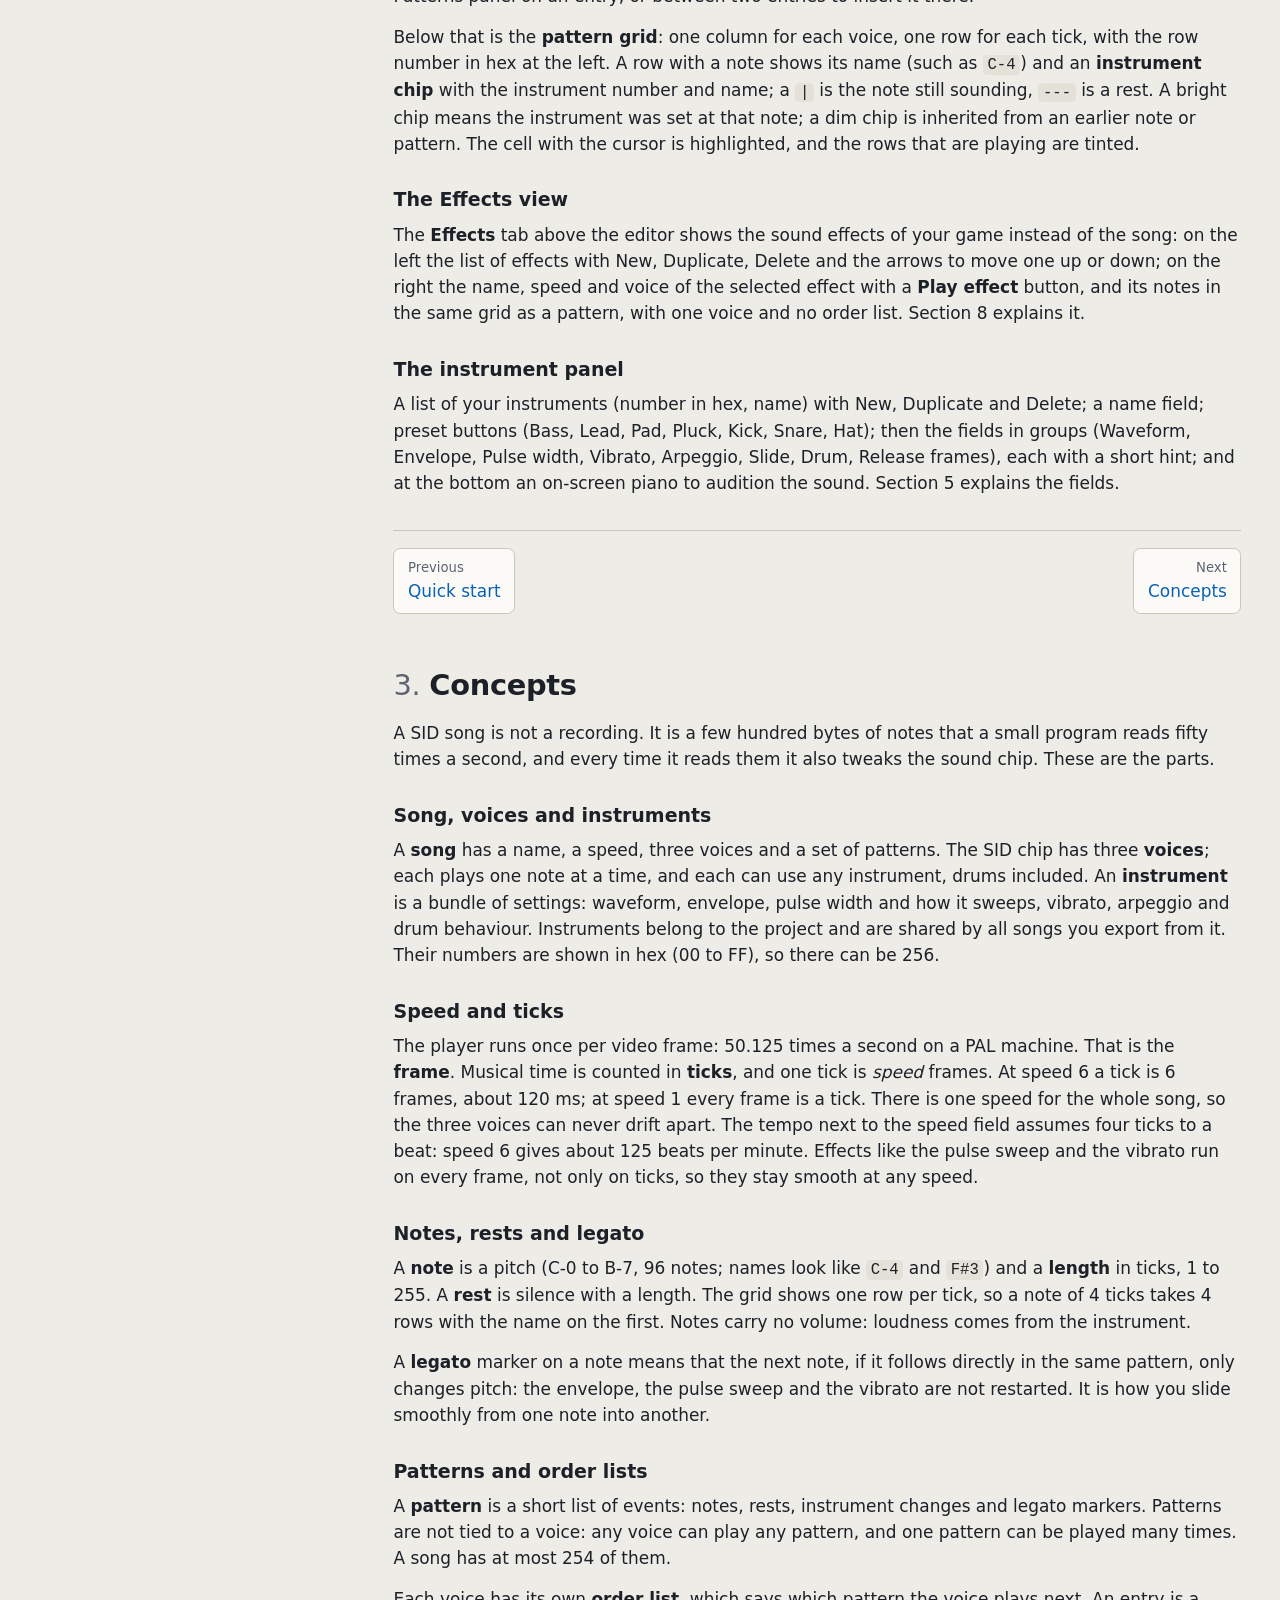
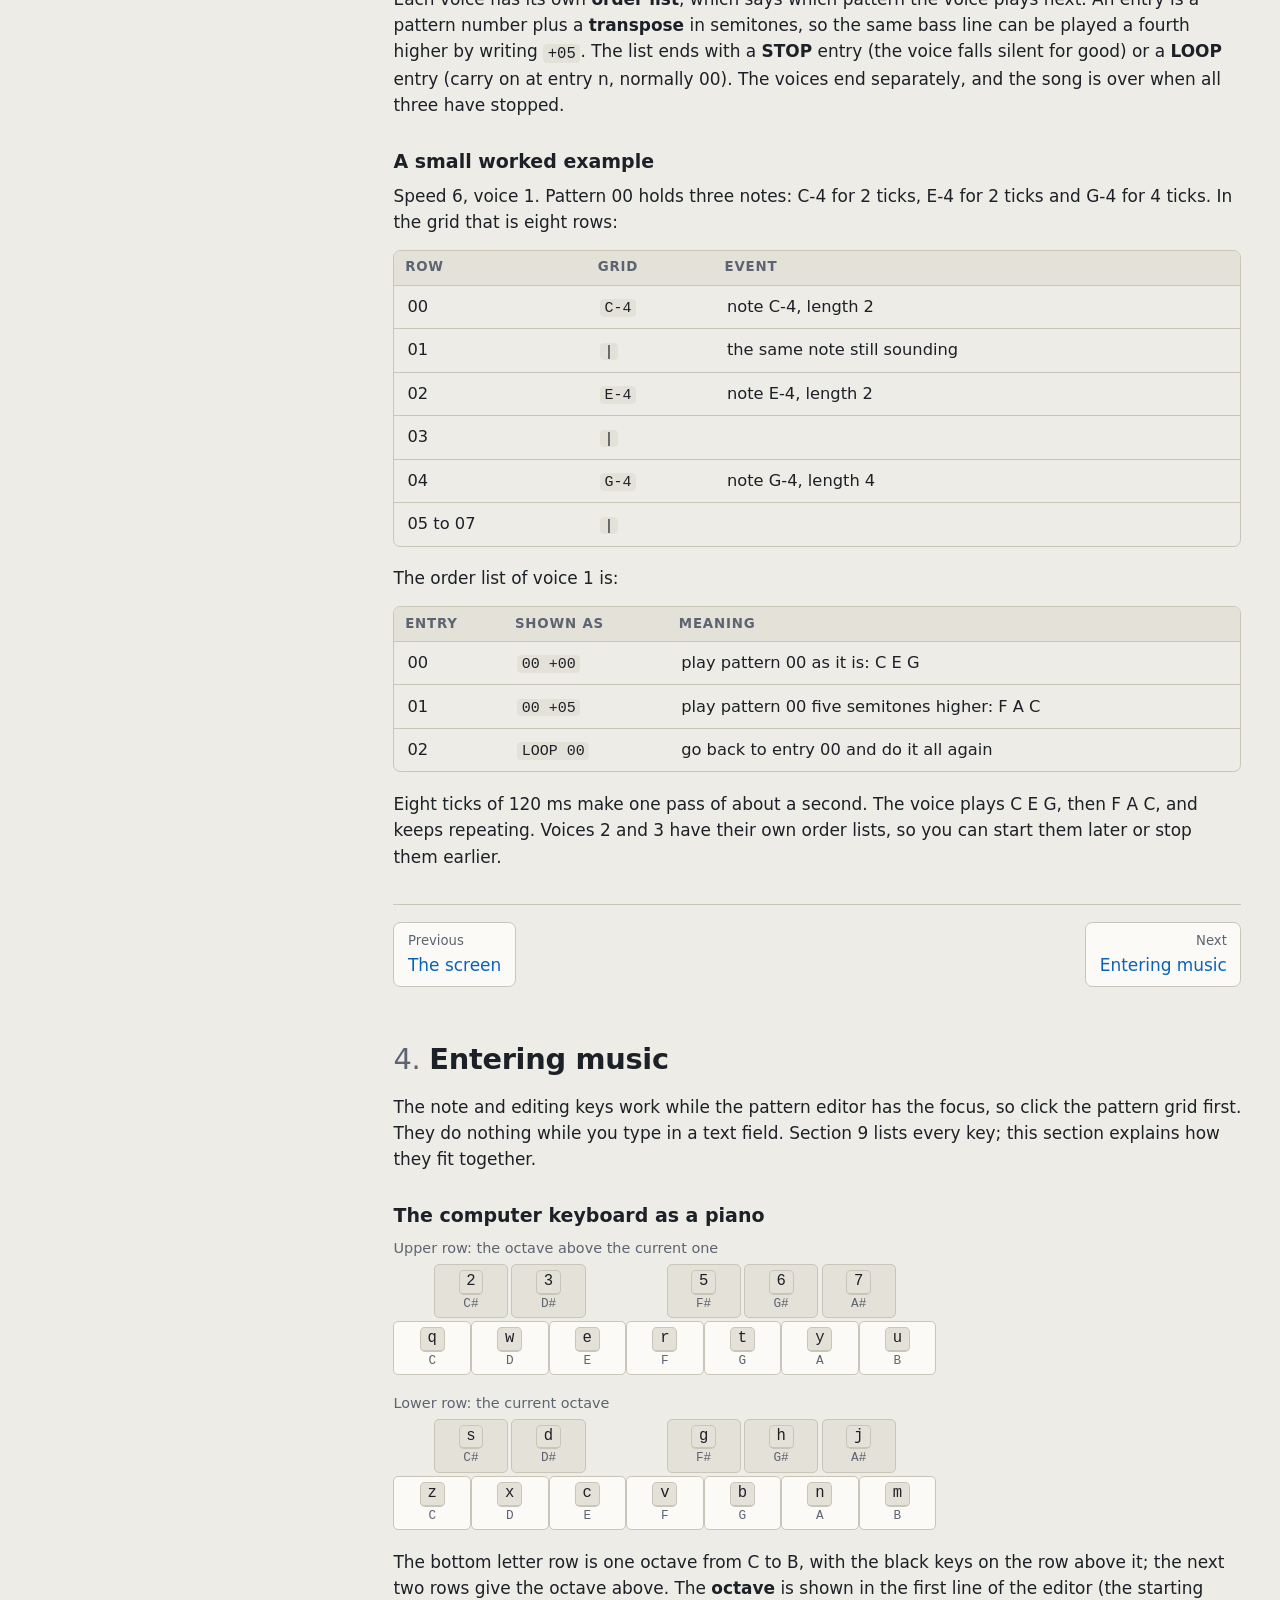
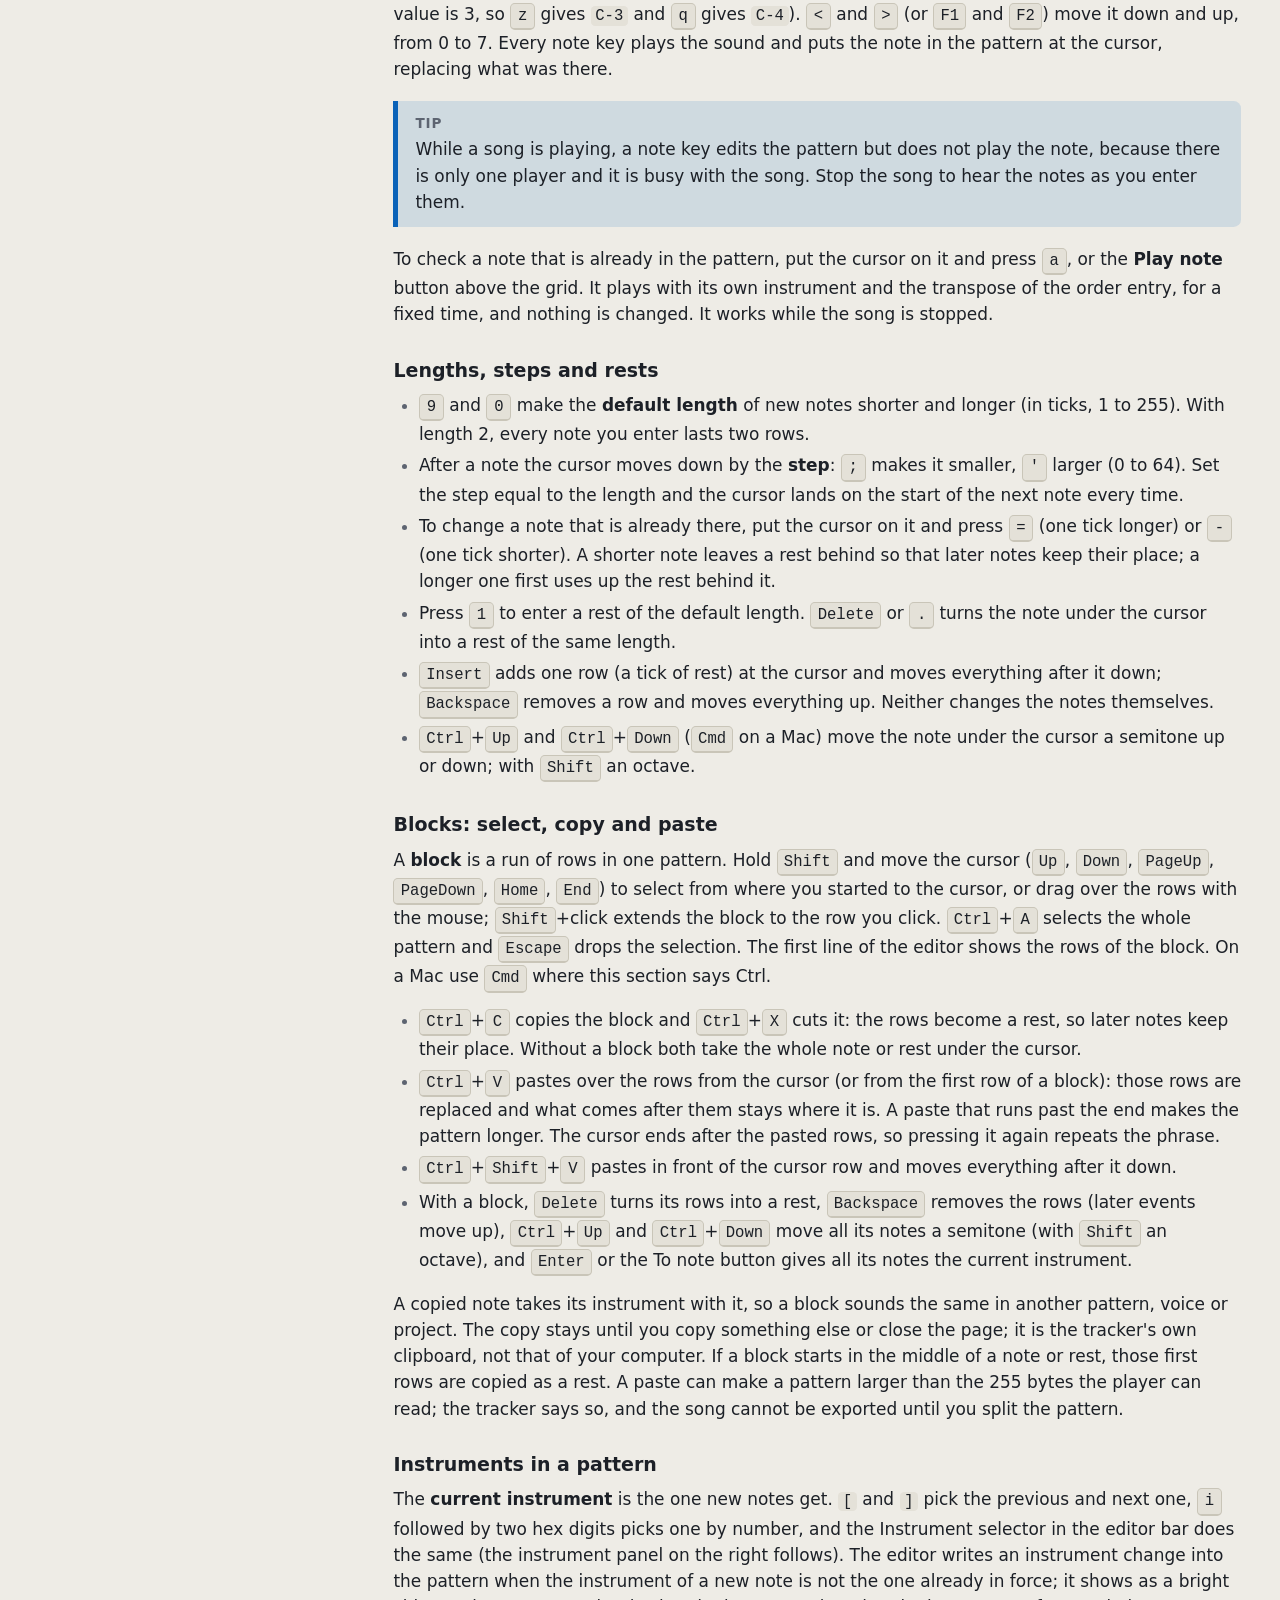
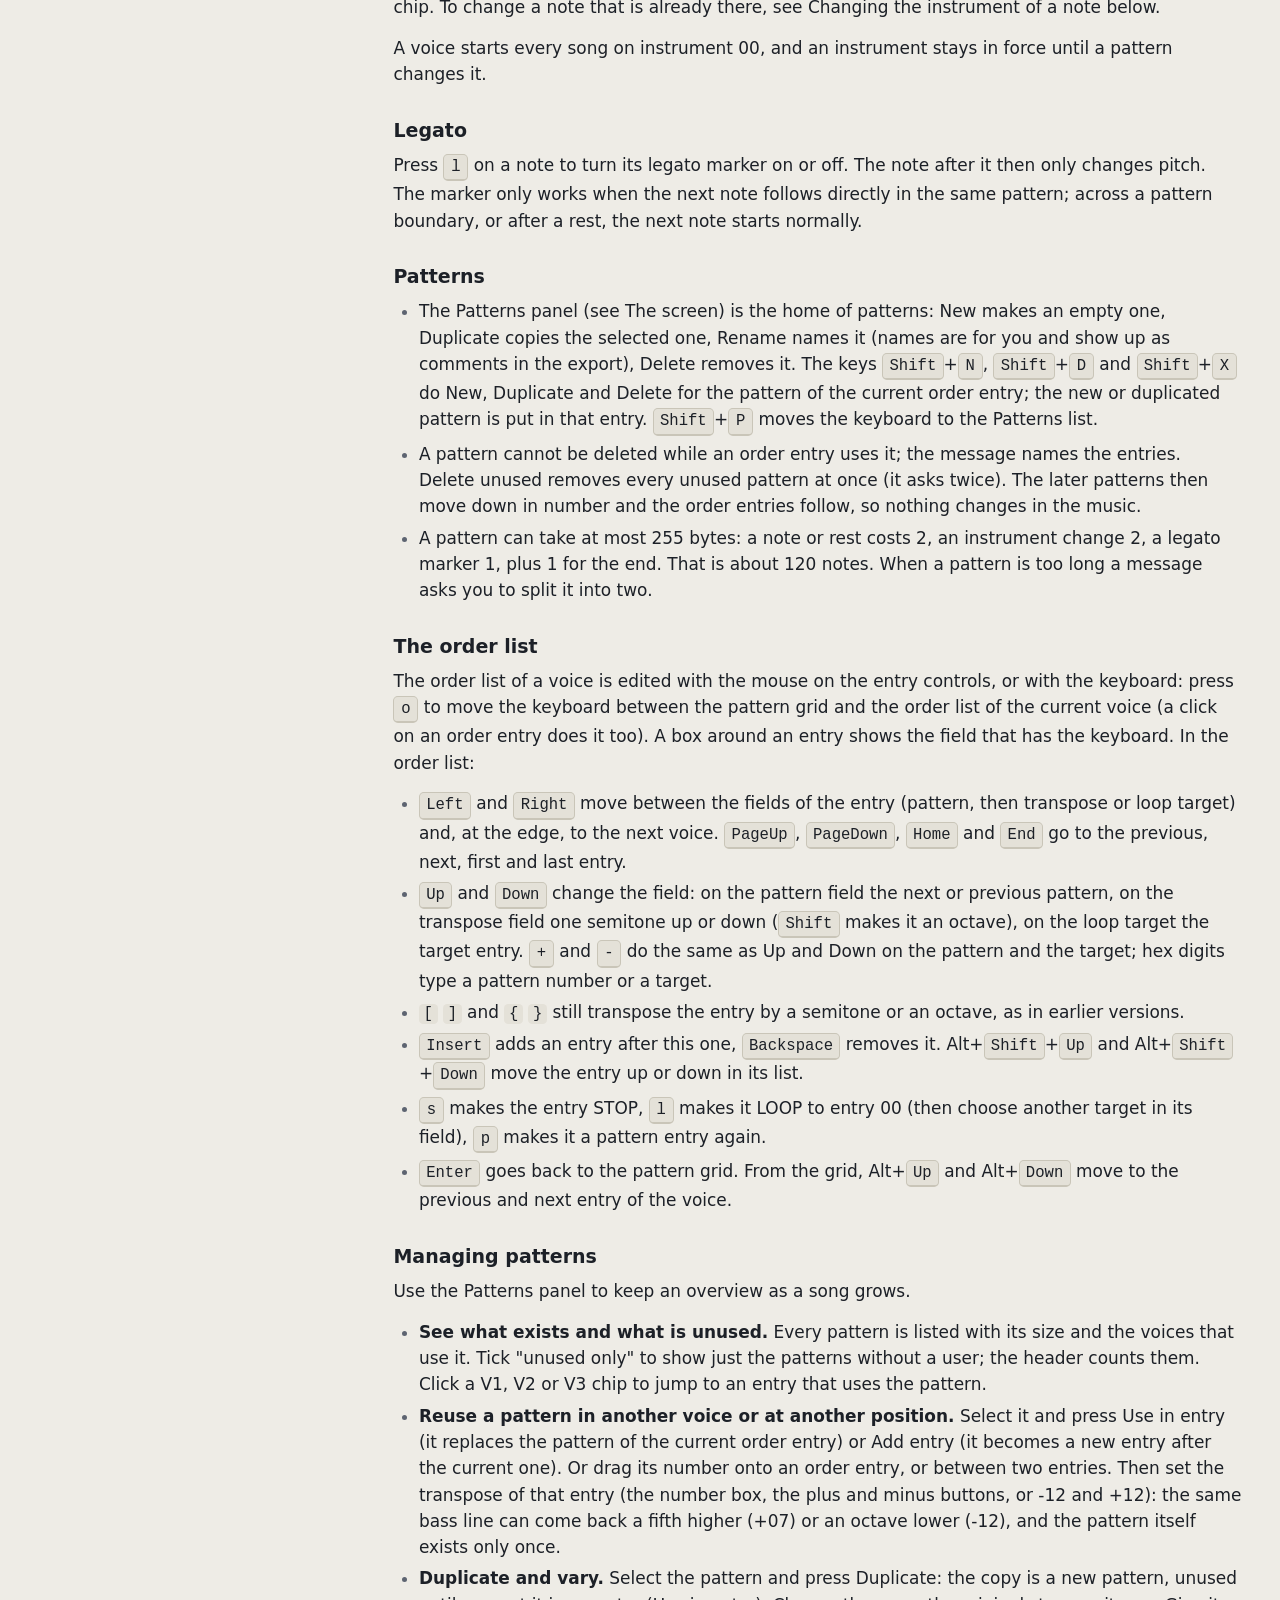
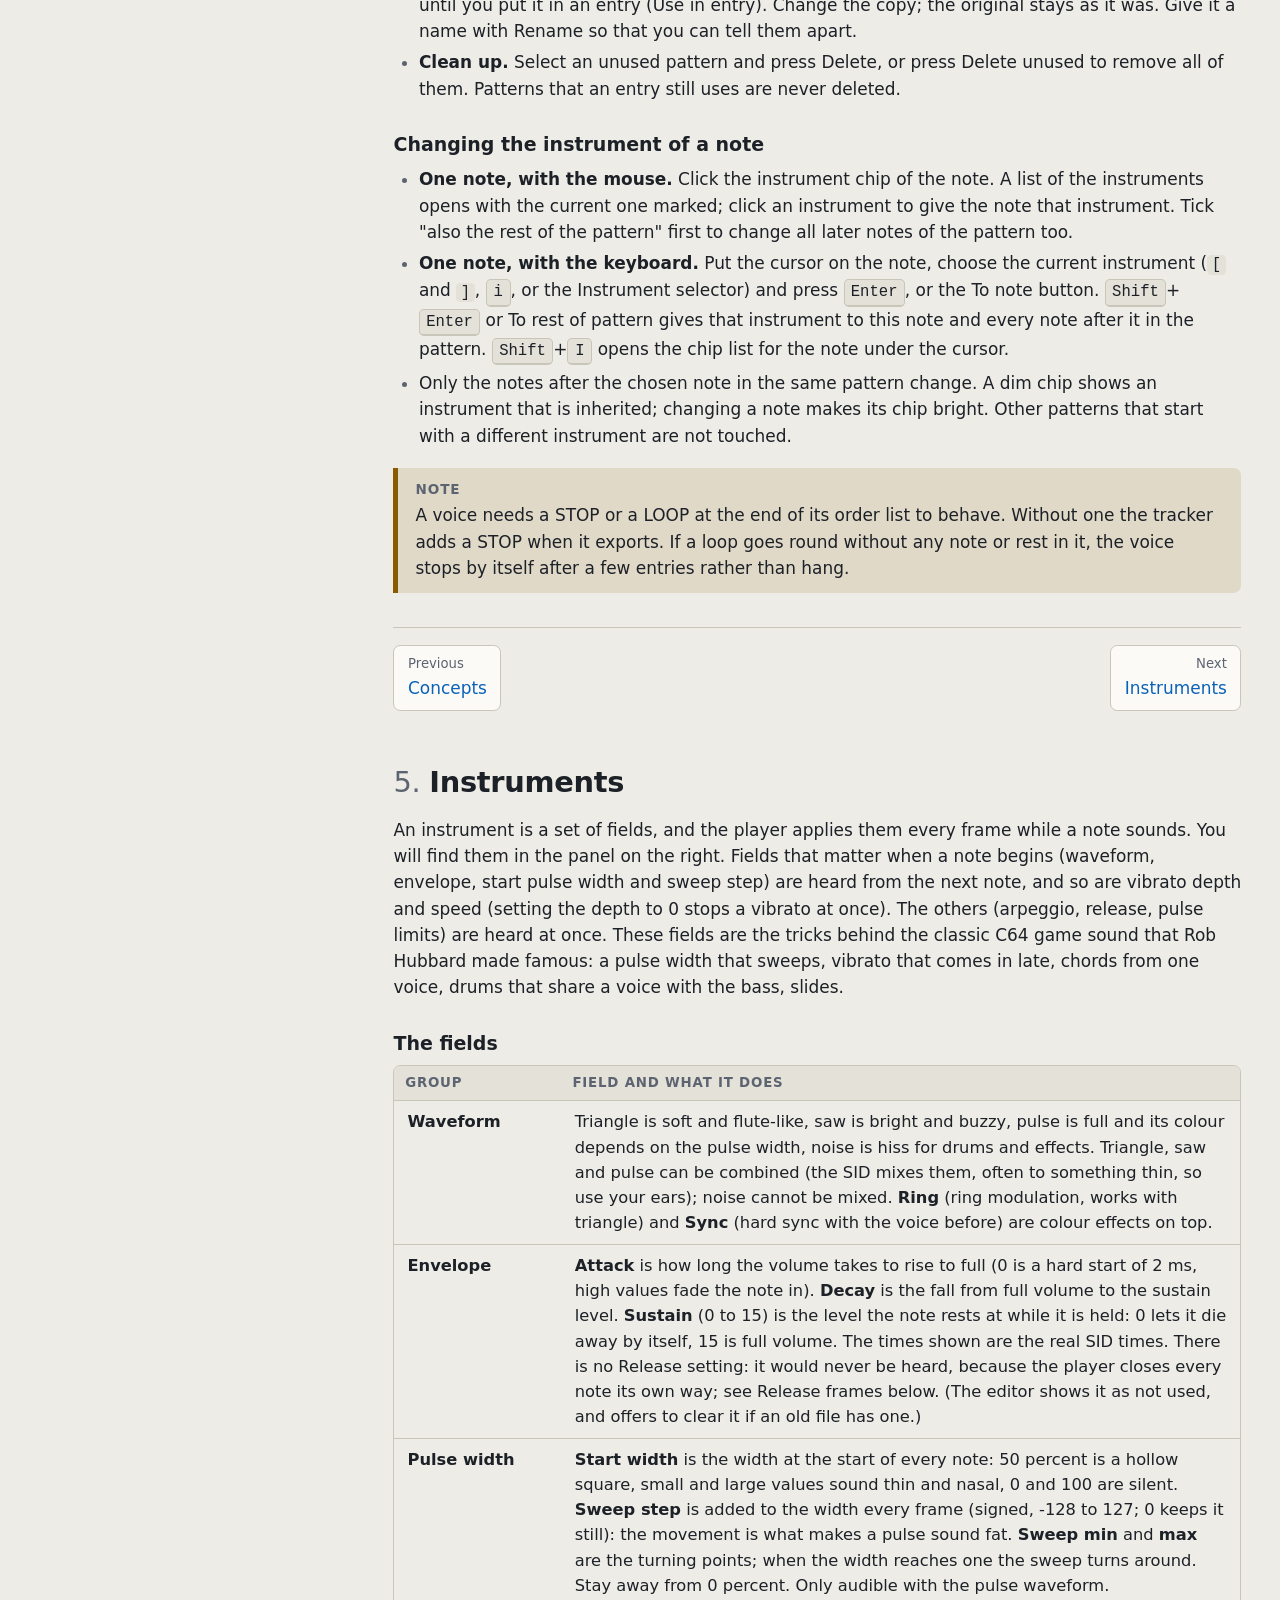
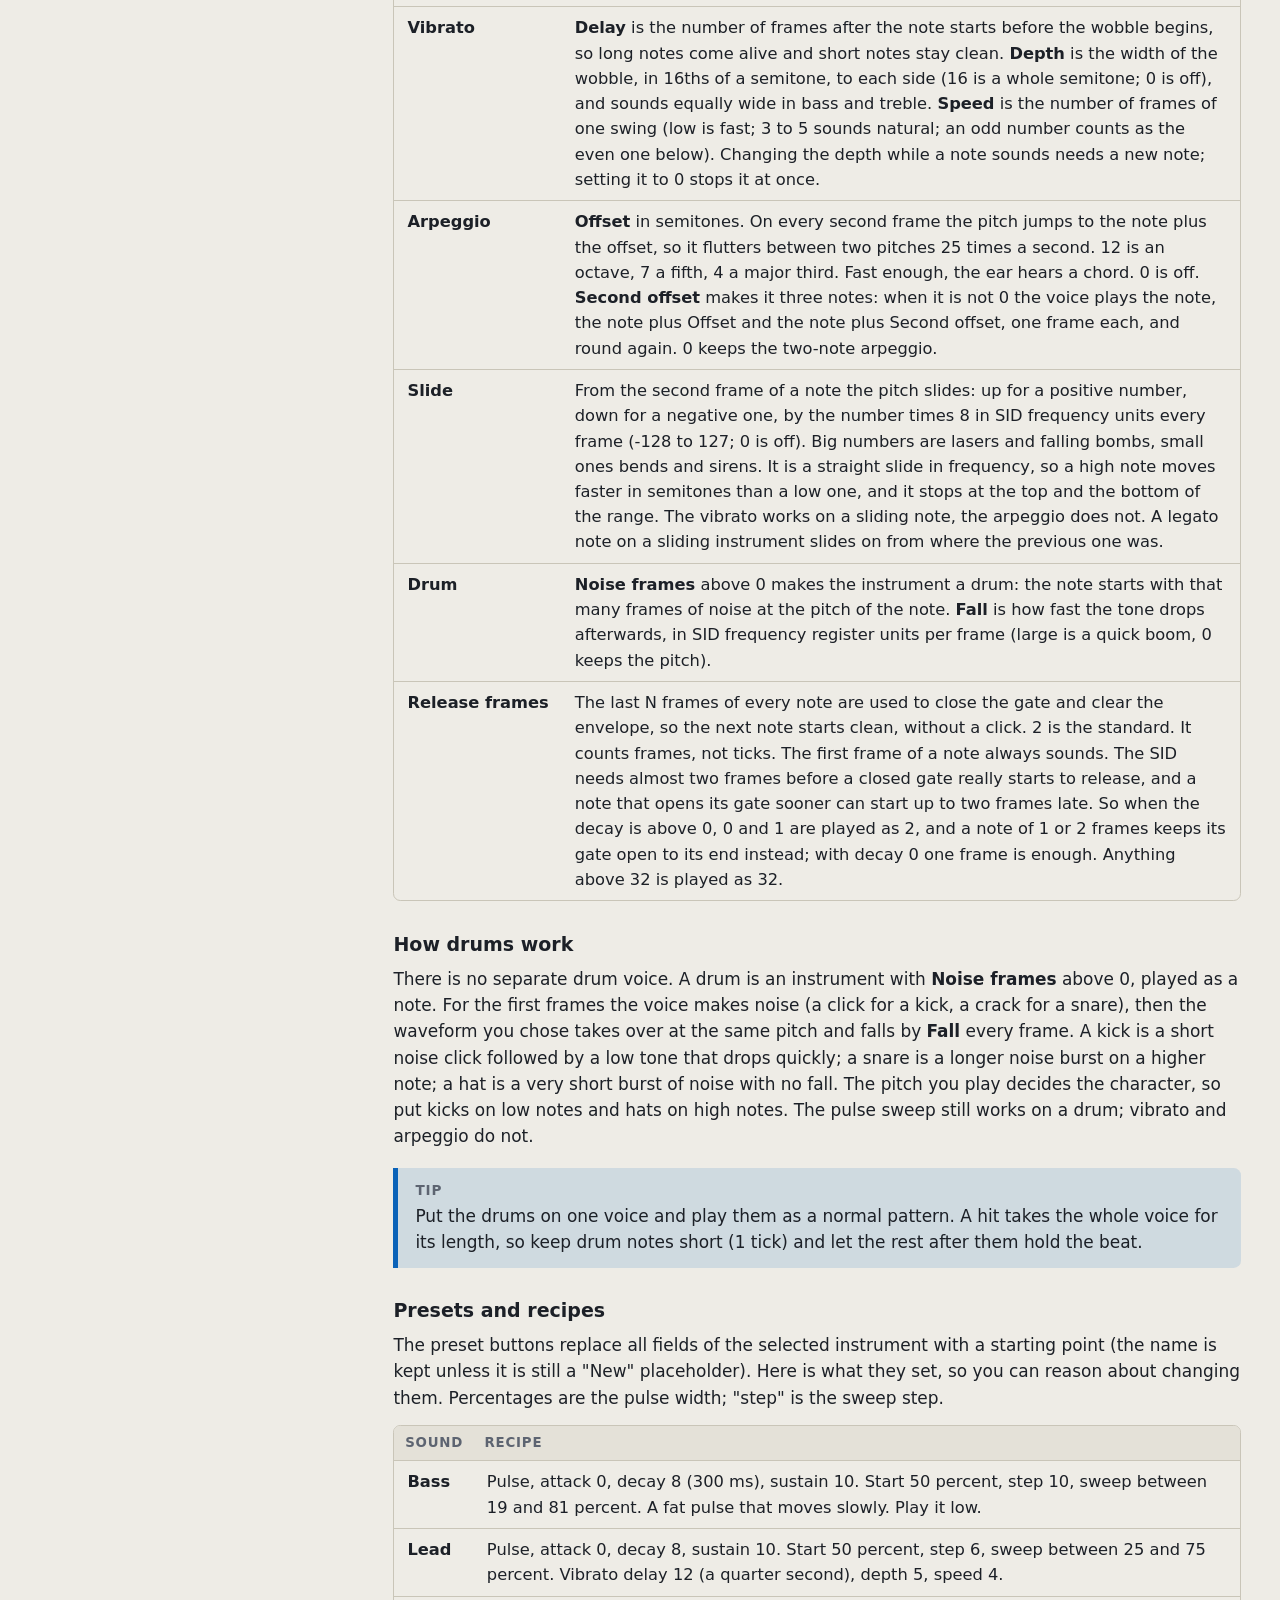
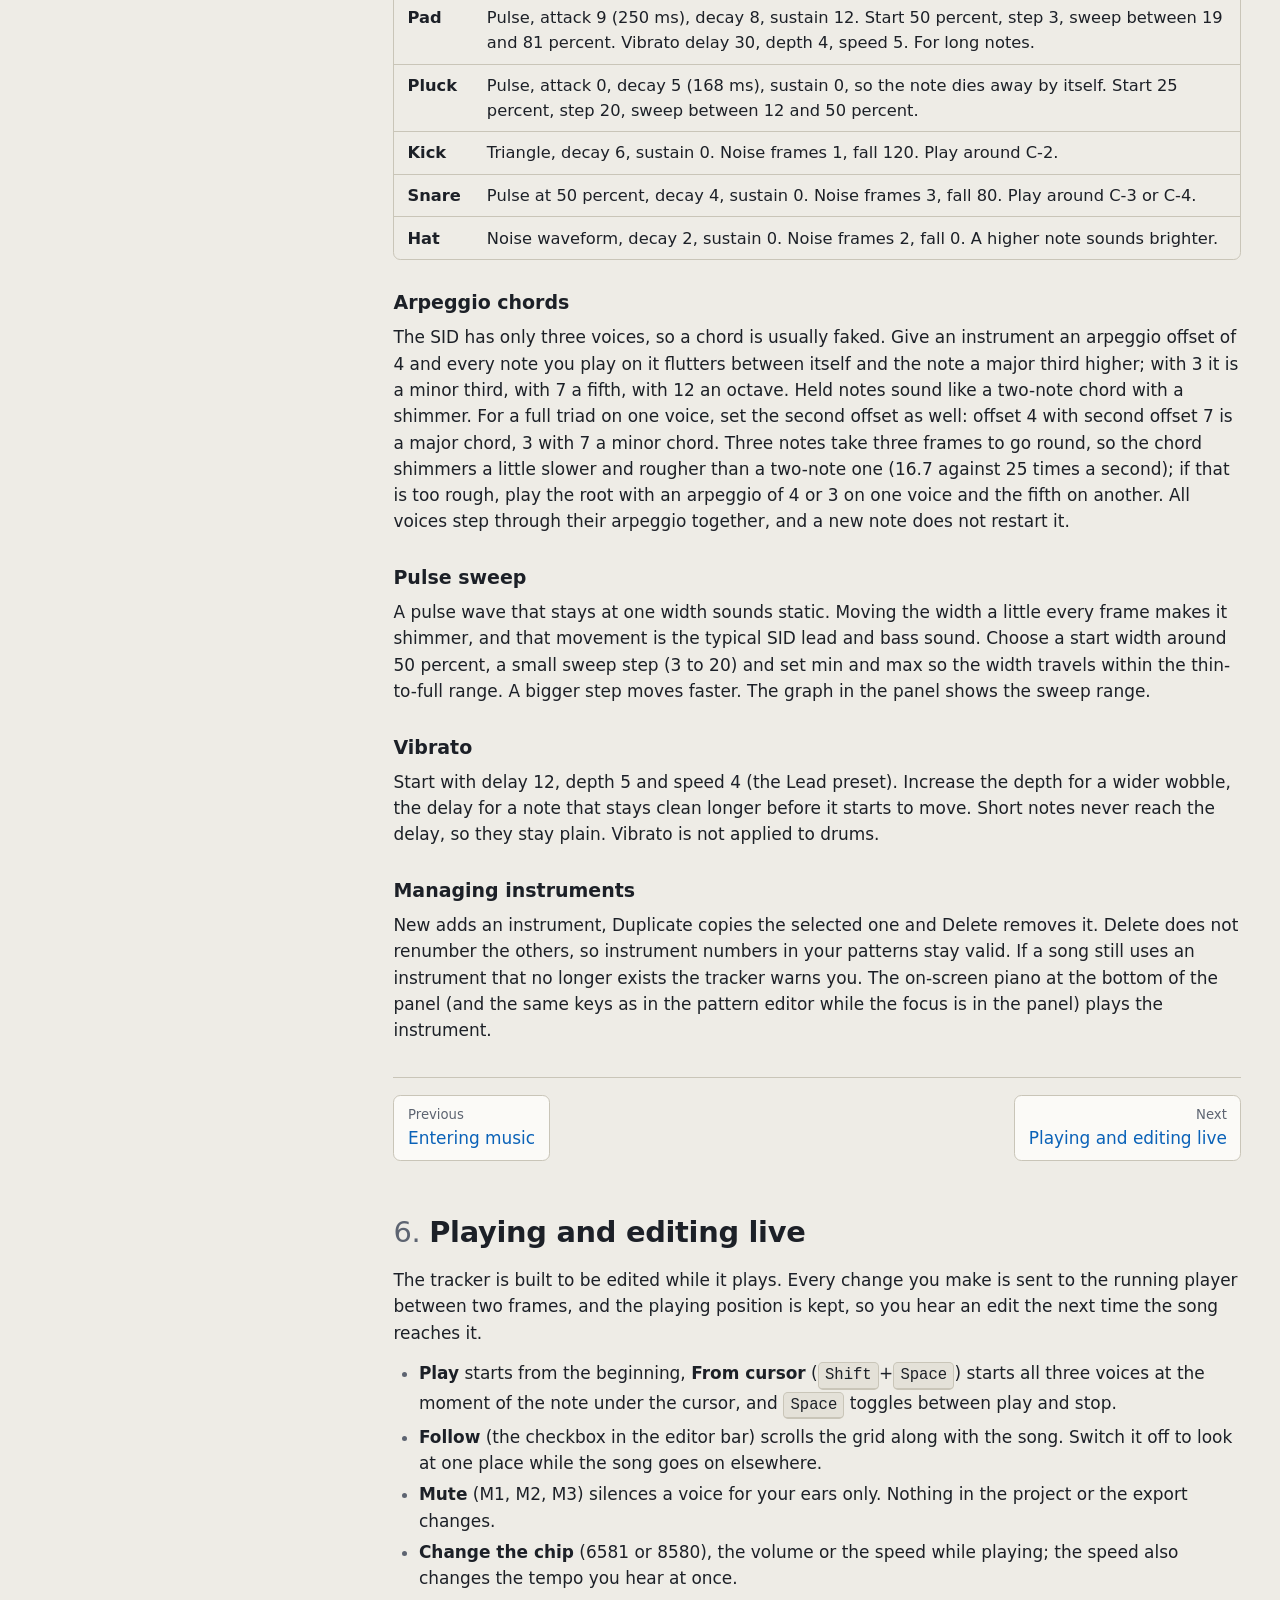
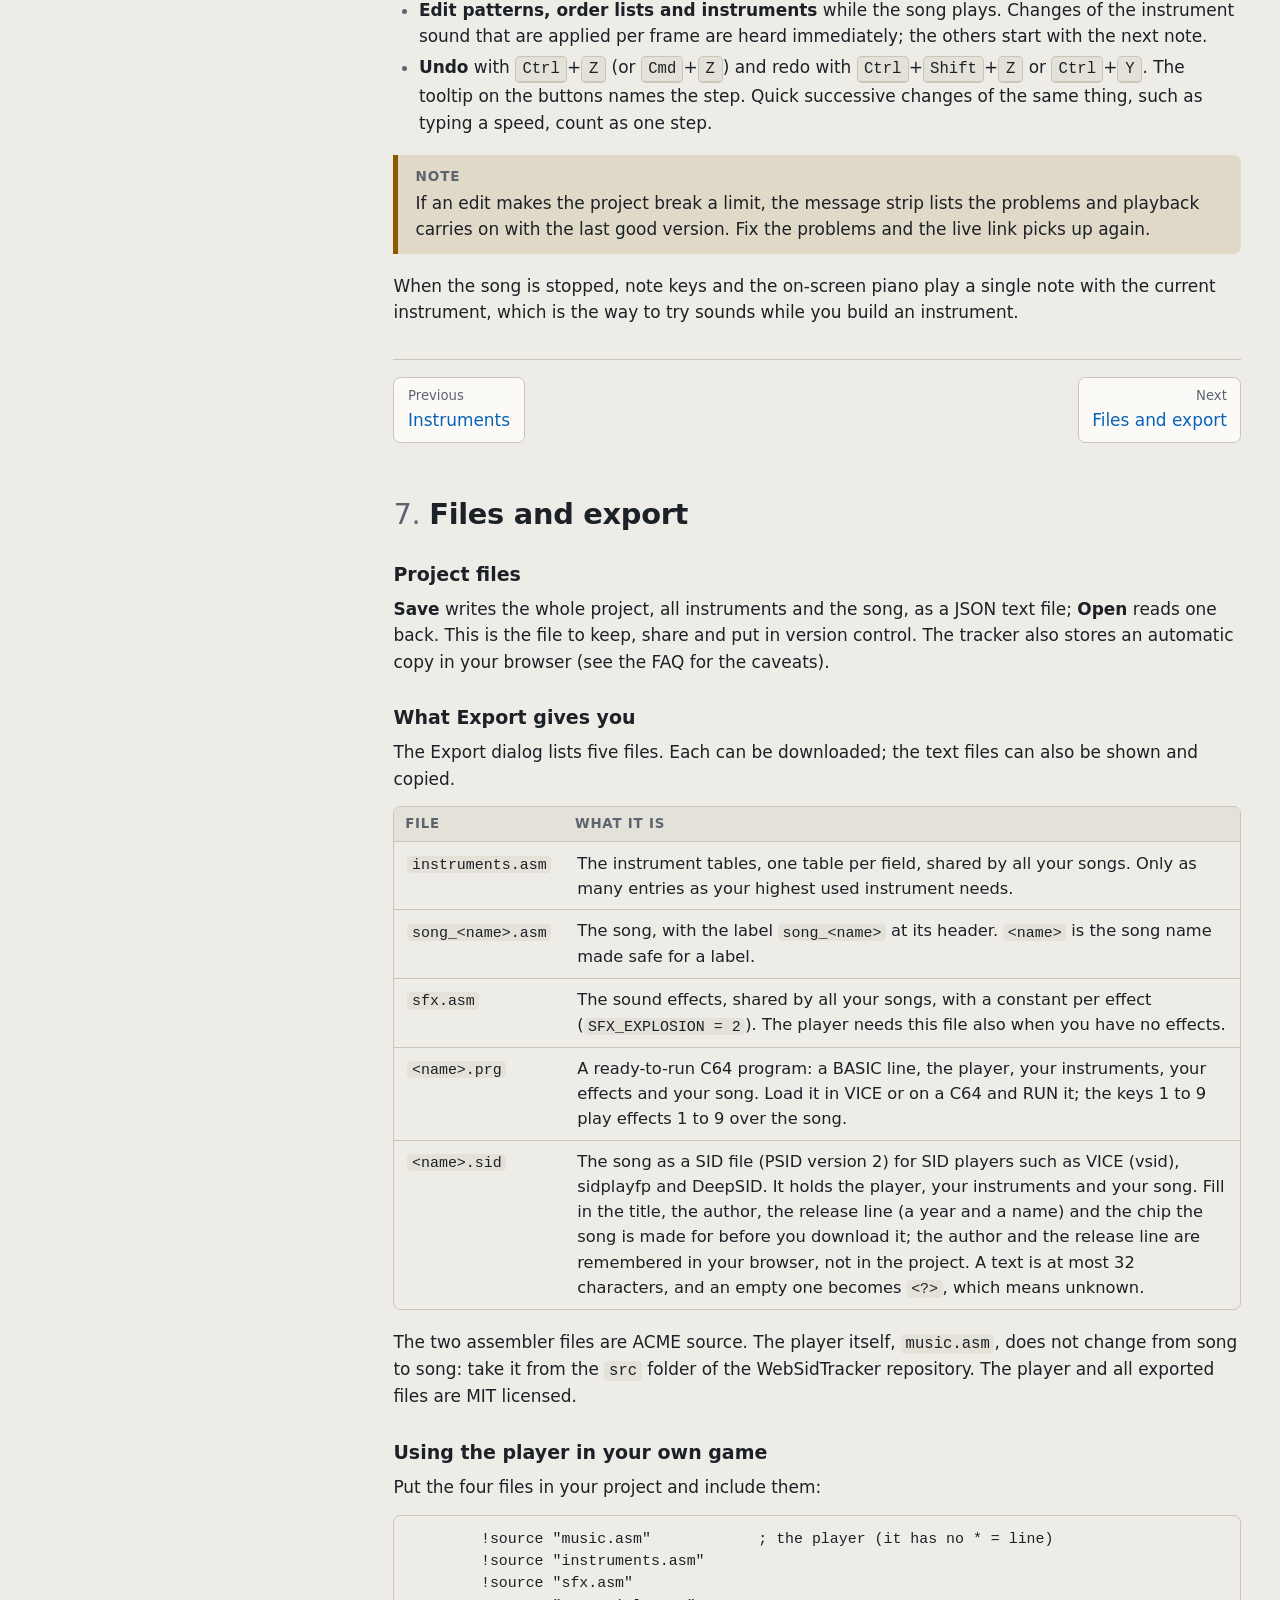
<file: web/manual.html>
<!doctype html>
<html lang="en" class="manual-html">
<head>
  <meta charset="utf-8">
  <meta name="viewport" content="width=device-width, initial-scale=1">
  <meta name="color-scheme" content="dark light">
  <meta name="description" content="The WebSidTracker manual: how to write a Commodore 64 SID song in the browser, edit instruments, and use the exported player in your own game.">
  <title>WebSidTracker Manual</title>
  <link rel="icon" href="data:image/svg+xml,%3Csvg xmlns=%27http://www.w3.org/2000/svg%27 viewBox=%270 0 24 24%27%3E%3Cpath d=%27M2 12h3l2-7 3 14 3-10 2 5 2-2h5%27 fill=%27none%27 stroke=%27%2330a0ff%27 stroke-width=%273%27 stroke-linecap=%27round%27 stroke-linejoin=%27round%27/%3E%3C/svg%3E">
  <link rel="stylesheet" href="style.css">
  <link rel="stylesheet" href="manual.css">
</head>
<body class="manual-page">
  <header class="man-top">
    <a class="brand" href="index.html" aria-label="WebSidTracker home">
      <svg viewBox="0 0 24 24" width="22" height="22" aria-hidden="true"><path d="M2 12h3l2-7 3 14 3-10 2 5 2-2h5" fill="none" stroke="currentColor" stroke-width="2" stroke-linecap="round" stroke-linejoin="round"/></svg>
      <span>WebSid<b>Tracker</b></span>
    </a>
    <span>Manual</span>
    <nav aria-label="Site">
      <a href="index.html">Home</a>
      <a href="tracker.html">Open the tracker</a>
      <a href="https://github.com/DDecoene/WebSidTracker" target="_blank" rel="noopener">Source on GitHub</a>
    </nav>
  </header>

  <div class="man-layout">
    <aside class="man-toc" aria-label="Contents">
      <label for="manual-search">Search the manual</label>
      <input id="manual-search" type="search" placeholder="Search" autocomplete="off" spellcheck="false">
      <p id="manual-status" class="man-status" role="status" aria-live="polite"></p>
      <nav aria-label="Sections"><ol id="manual-toc"></ol></nav>
    </aside>
    <main id="manual-content" class="man-content man">
      <noscript><p>The manual needs JavaScript. The same text is in docs/tracker-guide.md in the project.</p></noscript>
      <p id="manual-none" class="man-nomatch" hidden>No section matches your search.</p>
    </main>
  </div>

  <script type="module">
    import { SECTIONS, loadKeySources } from './app/manual.js';
    import { renderSection, searchSections } from './app/manual-render.js';

    const $ = (id) => document.getElementById(id);
    const content = $('manual-content');
    const toc = $('manual-toc');
    const search = $('manual-search');
    const status = $('manual-status');
    const none = $('manual-none');

    function make(tag, props = {}, text) {
      const node = document.createElement(tag);
      for (const [key, value] of Object.entries(props)) node.setAttribute(key, value);
      if (text !== undefined) node.textContent = text;
      return node;
    }

    function pager(previous, next) {
      const nav = make('nav', { class: 'man-pager', 'aria-label': 'Previous and next section' });
      for (const [section, cls, label] of [[previous, 'prev', 'Previous'], [next, 'next', 'Next']]) {
        if (!section) continue;
        const link = make('a', { href: `#${section.id}`, class: cls });
        link.append(make('small', {}, label), document.createTextNode(section.title));
        nav.append(link);
      }
      return nav;
    }

    async function start() {
      const keySources = await loadKeySources();
      const nodes = new Map();
      const tocItems = new Map();
      SECTIONS.forEach((section, index) => {
        const node = renderSection(document, section, { keySources, number: index + 1 });
        node.append(pager(SECTIONS[index - 1], SECTIONS[index + 1]));
        content.insertBefore(node, none);
        nodes.set(section.id, node);

        const item = make('li');
        const link = make('a', { href: `#${section.id}` }, section.title);
        item.append(link);
        toc.append(item);
        tocItems.set(section.id, item);
      });

      function filter() {
        const query = search.value;
        const matches = searchSections(SECTIONS, query, keySources);
        const searching = query.trim() !== '';
        for (const section of SECTIONS) {
          const shown = matches.includes(section.id);
          nodes.get(section.id).hidden = !shown;
          tocItems.get(section.id).hidden = !shown;
          nodes.get(section.id).querySelector('.man-pager').hidden = searching;
        }
        none.hidden = matches.length > 0;
        status.textContent = searching ? `${matches.length} of ${SECTIONS.length} sections match.` : '';
      }
      search.addEventListener('input', filter);
      search.addEventListener('keydown', (event) => {
        if (event.key === 'Escape' && search.value !== '') { search.value = ''; filter(); }
      });

      // the contents list follows the reading position
      function markCurrent(id) {
        for (const [sectionId, item] of tocItems) {
          if (sectionId === id) item.firstChild.setAttribute('aria-current', 'true');
          else item.firstChild.removeAttribute('aria-current');
        }
      }
      if ('IntersectionObserver' in window) {
        const visible = new Set();
        const observer = new IntersectionObserver((entries) => {
          for (const entry of entries) {
            if (entry.isIntersecting) visible.add(entry.target.id); else visible.delete(entry.target.id);
          }
          const first = SECTIONS.find((section) => visible.has(section.id));
          if (first) markCurrent(first.id);
        }, { rootMargin: '0px 0px -60% 0px' });
        for (const node of nodes.values()) observer.observe(node);
      }
      markCurrent(SECTIONS[0].id);

      // the sections did not exist yet when the browser looked for #anchor in the address
      const target = location.hash.slice(1);
      if (target && nodes.has(target)) nodes.get(target).scrollIntoView({ behavior: 'instant' });
    }

    start().catch((error) => {
      console.error(error);
      content.prepend(make('p', {}, `The manual could not be built: ${error.message}`));
    });
  </script>
</body>
</html>
</file>
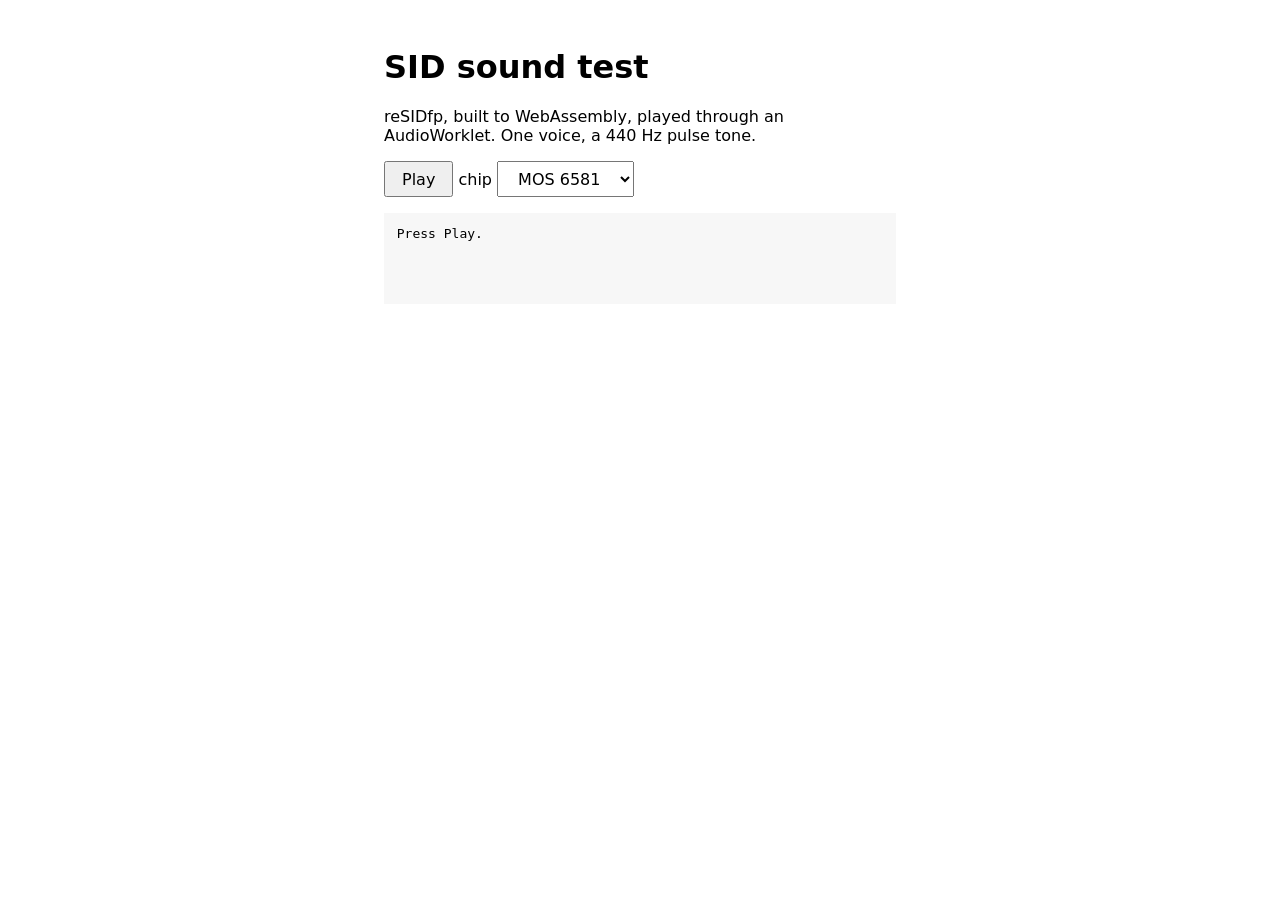
<file: web/sound-test.html>
<!doctype html>
<html lang="en">
<head>
  <meta charset="utf-8">
  <meta name="viewport" content="width=device-width, initial-scale=1">
  <title>WebSidTracker: SID sound test</title>
  <style>
    body { font-family: system-ui, sans-serif; max-width: 32rem; margin: 3rem auto; padding: 0 1rem; }
    button, select { font: inherit; padding: 0.4rem 1rem; }
    pre { background: #8881; padding: 0.8rem; min-height: 5em; }
  </style>
</head>
<body>
  <h1>SID sound test</h1>
  <p>reSIDfp, built to WebAssembly, played through an AudioWorklet. One voice, a 440 Hz pulse tone.</p>
  <p>
    <button id="play">Play</button>
    <label>chip <select id="model">
      <option value="0">MOS 6581</option>
      <option value="1">CSG 8580</option>
    </select></label>
  </p>
  <pre id="status">Press Play.</pre>
  <script type="module" src="sound-test.js"></script>
</body>
</html>
</file>
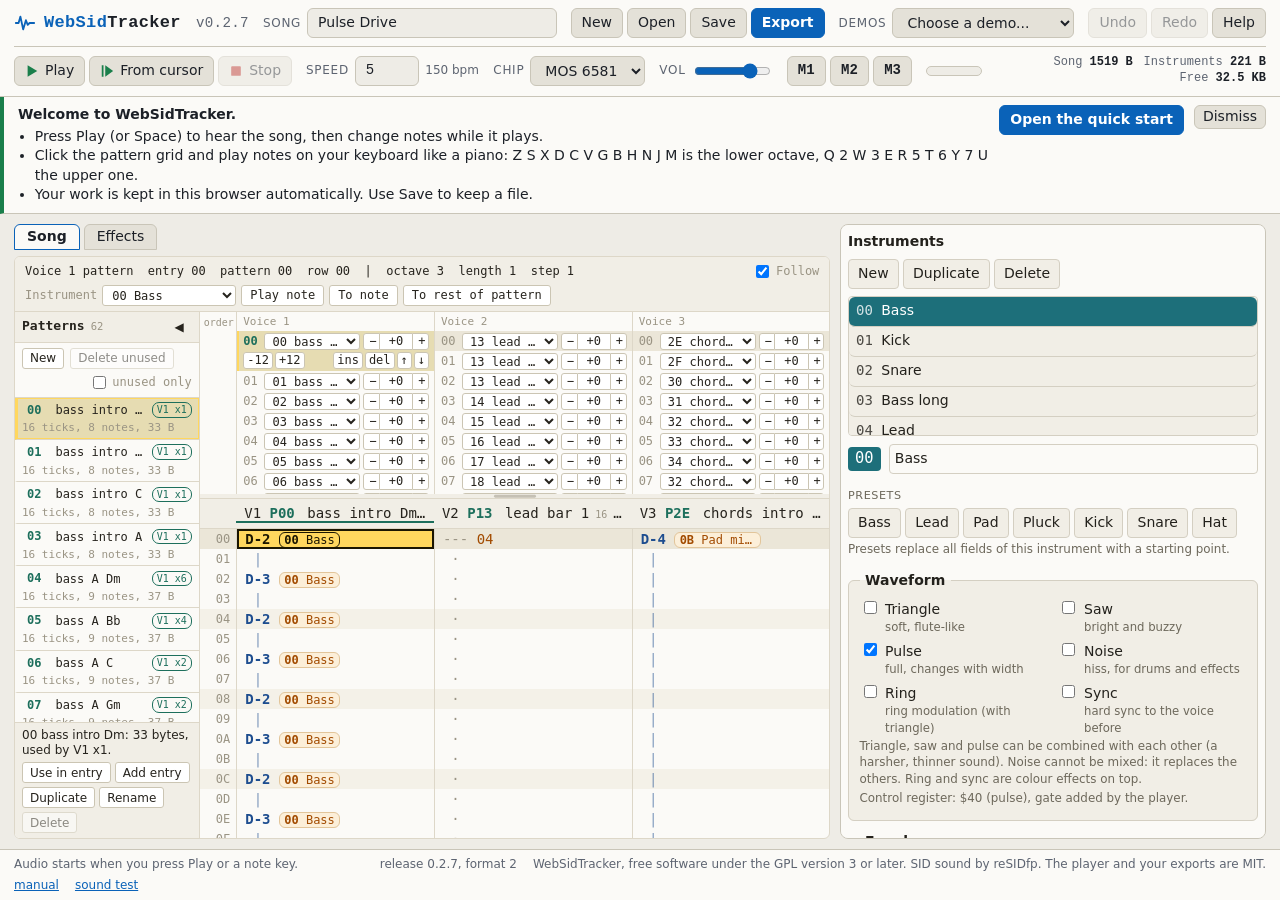
<file: web/tracker.html>
<!doctype html>
<html lang="en">
<head>
  <meta charset="utf-8">
  <meta name="viewport" content="width=device-width, initial-scale=1">
  <meta name="color-scheme" content="dark light">
  <title>WebSidTracker</title>
  <link rel="icon" href="data:image/svg+xml,%3Csvg xmlns=%27http://www.w3.org/2000/svg%27 viewBox=%270 0 24 24%27%3E%3Cpath d=%27M2 12h3l2-7 3 14 3-10 2 5 2-2h5%27 fill=%27none%27 stroke=%27%2330a0ff%27 stroke-width=%273%27 stroke-linecap=%27round%27 stroke-linejoin=%27round%27/%3E%3C/svg%3E">
  <link rel="stylesheet" href="style.css">
  <link rel="stylesheet" href="ui/editor.css">
  <link rel="stylesheet" href="ui/instruments.css">
  <link rel="stylesheet" href="ui/effects.css">
  <link rel="stylesheet" href="manual.css">
  <script type="module" src="app/main.js"></script>
</head>
<body>
  <div id="dev-bar" class="dev-bar" hidden>Development version, not a release. Your work here is autosaved separately.</div>
  <header class="topbar">
    <div class="row">
      <div class="brand" aria-label="WebSidTracker">
        <svg viewBox="0 0 24 24" width="22" height="22" aria-hidden="true"><path d="M2 12h3l2-7 3 14 3-10 2 5 2-2h5" fill="none" stroke="currentColor" stroke-width="2" stroke-linecap="round" stroke-linejoin="round"/></svg>
        <span>WebSid<b>Tracker</b></span>
        <small id="release" class="release"></small>
      </div>

      <label class="field grow">
        <span class="label">Song</span>
        <input id="song-name" type="text" maxlength="40" spellcheck="false" autocomplete="off">
      </label>

      <div class="group" role="group" aria-label="File">
        <button id="btn-new" type="button" title="Start a new, empty project">New</button>
        <button id="btn-open" type="button" title="Open a project file (JSON)">Open</button>
        <button id="btn-save" type="button" title="Save the project as a JSON file (Ctrl/Cmd+S)">Save</button>
        <button id="btn-export" type="button" class="primary" title="Export assembler files, a ready-to-run .prg and a .sid file">Export</button>
        <input id="file-input" type="file" accept=".json,application/json" hidden>
      </div>

      <label class="field">
        <span class="label">Demos</span>
        <select id="demo-select" class="demo-select" title="Load a demo song">
          <option value="">Choose a demo...</option>
        </select>
      </label>

      <div class="group" role="group" aria-label="History">
        <button id="btn-undo" type="button" title="Undo (Ctrl/Cmd+Z)">Undo</button>
        <button id="btn-redo" type="button" title="Redo (Ctrl/Cmd+Shift+Z or Ctrl+Y)">Redo</button>
        <button id="btn-help" type="button" title="Manual and keys (?)" aria-haspopup="dialog">Help</button>
      </div>
    </div>

    <div class="row transport">
      <div class="group" role="group" aria-label="Transport">
        <button id="btn-play" type="button" class="play" title="Play the song from the start (Space)">
          <svg viewBox="0 0 16 16" width="14" height="14" aria-hidden="true"><path d="M3 1.5v13l11-6.5z" fill="currentColor"/></svg>Play
        </button>
        <button id="btn-cursor" type="button" class="play" title="Play from the cursor (Shift+Space)">
          <svg viewBox="0 0 16 16" width="14" height="14" aria-hidden="true"><path d="M2 1.5v13h2v-13zM6 1.5v13l9-6.5z" fill="currentColor"/></svg>From cursor
        </button>
        <button id="btn-stop" type="button" class="stop" title="Stop (Space)">
          <svg viewBox="0 0 16 16" width="14" height="14" aria-hidden="true"><rect x="2.5" y="2.5" width="11" height="11" rx="1" fill="currentColor"/></svg>Stop
        </button>
      </div>

      <label class="field">
        <span class="label">Speed</span>
        <input id="speed" type="number" min="1" max="255" step="1" inputmode="numeric" title="Frames per tick (1 to 255). Lower is faster.">
        <span class="unit" id="tempo" title="Beats per minute, if 4 ticks make a beat (PAL, 50.125 frames per second)"></span>
      </label>

      <label class="field">
        <span class="label">Chip</span>
        <select id="chip" title="Which SID chip to emulate">
          <option value="0">MOS 6581</option>
          <option value="1">CSG 8580</option>
        </select>
      </label>

      <label class="field">
        <span class="label">Vol</span>
        <input id="volume" type="range" min="0" max="1" step="0.01" value="0.8" title="Master volume">
      </label>

      <div class="group" role="group" aria-label="Voices">
        <button id="mute-0" type="button" class="mute" aria-pressed="false" title="Mute voice 1">M1</button>
        <button id="mute-1" type="button" class="mute" aria-pressed="false" title="Mute voice 2">M2</button>
        <button id="mute-2" type="button" class="mute" aria-pressed="false" title="Mute voice 3">M3</button>
      </div>

      <div class="meter" title="Output level" aria-hidden="true"><i id="meter"></i></div>

      <div class="readout grow" id="sizes" aria-live="off" title="Bytes the song, the instrument tables and the sound effects take, and what is left below $C000"></div>
    </div>
  </header>

  <div id="messages" class="messages" role="region" aria-label="Messages" aria-live="polite"></div>

  <main class="workspace">
    <div class="left-col">
      <div class="view-tabs" role="tablist" aria-label="What to edit">
        <button id="tab-song" type="button" role="tab" aria-selected="true" aria-controls="editor-pane" title="The song: patterns and order lists">Song</button>
        <button id="tab-effects" type="button" role="tab" aria-selected="false" aria-controls="effects-pane" title="Sound effects for your game: short lines of notes that play over the music">Effects</button>
      </div>
      <section id="editor-pane" class="pane" role="tabpanel" aria-label="Pattern editor"></section>
      <section id="effects-pane" class="pane" role="tabpanel" aria-label="Sound effects" hidden></section>
    </div>
    <section id="instrument-pane" class="pane" aria-label="Instrument editor"></section>
  </main>

  <footer class="footer">
    <span id="audio-status">Audio starts when you press Play or a note key.</span>
    <span class="spacer"></span>
    <span id="footer-version" title="Release version and format version of this tracker"></span>
    <span>WebSidTracker, free software under the GPL version 3 or later. SID sound by reSIDfp. The player and your exports are MIT.</span>
    <a href="manual.html" target="_blank" rel="noopener">manual</a>
    <a href="sound-test.html">sound test</a>
  </footer>

  <dialog id="export-dialog" aria-labelledby="export-title">
    <form method="dialog">
      <h2 id="export-title">Export</h2>
      <p class="hint">The .asm files play your song in a game: copy <code>music.asm</code> from the project's <code>src/</code> folder next to them. The .prg and the .sid already contain the player.</p>
      <div id="export-body"></div>
      <div class="dialog-actions"><button value="close" class="primary">Close</button></div>
    </form>
  </dialog>

  <dialog id="upgrade-dialog" aria-labelledby="upgrade-title">
    <form method="dialog">
      <h2 id="upgrade-title"></h2>
      <p id="upgrade-summary"></p>
      <h3 id="upgrade-loss-heading"></h3>
      <ul id="upgrade-losses"></ul>
      <ul id="upgrade-reasons" class="hint"></ul>
      <p id="upgrade-note" class="hint"></p>
      <div class="dialog-actions upgrade-actions">
        <button type="button" id="upgrade-old"></button>
        <button type="button" id="upgrade-port" class="primary"></button>
        <button type="button" id="upgrade-cancel">Cancel</button>
      </div>
    </form>
  </dialog>

  <dialog id="manual-dialog" class="manual-dialog" aria-labelledby="manual-title">
    <div class="md-head">
      <h2 id="manual-title">Manual</h2>
      <label class="md-search">
        <span class="sr-only">Search the manual</span>
        <input id="manual-search" type="search" placeholder="Search the manual" autocomplete="off" spellcheck="false">
      </label>
      <span id="manual-status" class="md-status" role="status" aria-live="polite"></span>
      <a id="manual-full" class="md-full" href="manual.html" target="_blank" rel="noopener">Open the full manual</a>
      <button id="manual-close" type="button" class="primary">Close</button>
    </div>
    <div class="md-body">
      <nav class="md-nav" aria-label="Manual sections"><ul id="manual-nav"></ul></nav>
      <div id="manual-content" class="md-content man"></div>
    </div>
  </dialog>

  <noscript><p class="noscript">WebSidTracker needs JavaScript.</p></noscript>
</body>
</html>
</file>
<file: web/landing.css>
/* landing.css - the landing page (index.html). Same palette and monospace feel as the tracker
   (style.css), laid out like a data sheet: a narrow heading column, a text column.

   Part of the WebSidTracker web app, GPL version 3 or later (see ./LICENSE). */

:root {
  color-scheme: light dark;
  --mono: ui-monospace, "SF Mono", "Cascadia Mono", Menlo, Consolas, "Liberation Mono", monospace;
  --sans: system-ui, -apple-system, "Segoe UI", Roboto, sans-serif;
  --radius: 0.429rem;

  --bg: #eeece6;
  --panel: #fbfaf7;
  --panel-2: #e4e1d8;
  --fg: #1c2027;
  --muted: #5d6471;
  --border: #c9c5b8;
  --accent: #0a62b8;
  --accent-fg: #ffffff;
  --link: #0a62b8;
  --focus: #0a62b8;
  --shadow: 0 1px 2px #0002, 0 1.2rem 3rem #0002;
}

@media (prefers-color-scheme: dark) {
  :root {
    --bg: #101319;
    --panel: #181c24;
    --panel-2: #232937;
    --fg: #e5e8ee;
    --muted: #9aa2b3;
    --border: #2f3646;
    --accent: #5cb6ff;
    --accent-fg: #06121f;
    --link: #5cb6ff;
    --focus: #8fd0ff;
    --shadow: 0 1px 2px #0006, 0 1.2rem 3rem #0008;
  }
}

* { box-sizing: border-box; }

/* One scale for the page, in rem: 16 px on a phone, about 16 px at 1440 wide, 21 px at 2560 wide,
   capped at 28 px. Everything else is in rem, so the layout grows with it. */
html {
  font-size: clamp(1rem, 0.6rem + 0.45vw, 1.75rem);
  -webkit-text-size-adjust: 100%;
  scroll-behavior: smooth;
  scroll-padding-top: 4.5rem;
}
@media (prefers-reduced-motion: reduce) { html { scroll-behavior: auto; } }

body {
  margin: 0;
  background: var(--bg);
  color: var(--fg);
  font: 1rem/1.6 var(--sans);
  overflow-x: hidden;
}

a { color: var(--link); text-underline-offset: 0.2em; }
a:hover { text-decoration-thickness: 2px; }
:focus-visible { outline: 3px solid var(--focus); outline-offset: 3px; border-radius: 2px; }

code { font-family: var(--mono); font-size: 0.9em; background: var(--panel-2); padding: 0.08em 0.35em; border-radius: 0.25rem; }
strong { font-weight: 650; }

.wrap { width: 100%; max-width: 68rem; margin-inline: auto; padding-inline: max(1rem, 4vw); }
@media (min-width: 90rem) { .wrap { max-width: 76rem; } }

.skip { position: absolute; left: -999px; top: 0; background: var(--accent); color: var(--accent-fg); padding: 0.5rem 1rem; z-index: 10; }
.skip:focus { left: 0; }
.sr { position: absolute; width: 1px; height: 1px; overflow: hidden; clip-path: inset(50%); white-space: nowrap; }

/* ---- header ---- */

.top { position: sticky; top: 0; z-index: 5; background: var(--panel); border-bottom: 1px solid var(--border); }
.top-row { display: flex; flex-wrap: nowrap; align-items: center; justify-content: space-between; gap: 0.25rem 1.5rem; padding-block: 0.6rem; }
.brand { display: inline-flex; align-items: center; gap: 0.5rem; font: 700 1.2rem/1 var(--mono); color: var(--accent); text-decoration: none; letter-spacing: 0.02em; }
.brand b { color: var(--fg); }
.brand svg { width: 1.6rem; height: 1.6rem; }
.top nav { display: flex; flex-wrap: wrap; align-items: center; gap: 0.1rem 1.1rem; font-size: 0.9rem; }
.top nav a { color: var(--fg); text-decoration: none; padding-block: 0.3rem; }
.top nav a:hover { color: var(--link); text-decoration: underline; }
.top nav .nav-cta { white-space: nowrap; background: var(--accent); color: var(--accent-fg); padding: 0.3rem 0.8rem; border-radius: var(--radius); font-weight: 600; }
.top nav .nav-cta:hover { color: var(--accent-fg); text-decoration: none; filter: brightness(1.1); }
@media (max-width: 40rem) { .top nav a:not(.nav-cta) { display: none; } }

/* ---- buttons ---- */

.actions { display: flex; flex-wrap: wrap; gap: 0.75rem; margin: 0; }
.btn {
  display: inline-flex; align-items: center; min-height: 2.75rem; padding: 0.4rem 1.1rem;
  border: 1px solid var(--border); border-radius: var(--radius);
  background: var(--panel-2); color: var(--fg); font-weight: 600; text-decoration: none;
}
button.btn { font: inherit; font-weight: 600; cursor: pointer; }
.btn:hover { border-color: var(--accent); text-decoration: none; }
.btn.primary { background: var(--accent); color: var(--accent-fg); border-color: var(--accent); font-size: 1.15rem; padding-inline: 1.6rem; min-height: 3.25rem; }
.btn.primary:hover { filter: brightness(1.1); }

/* ---- hero ---- */

.hero { padding-top: clamp(2.5rem, 7vw, 6rem); }
.hero h1 {
  margin: 0 0 1.25rem; max-width: 22ch;
  font: 700 clamp(2.1rem, 1.3rem + 3.6vw, 5rem)/1.05 var(--mono); letter-spacing: -0.03em;
  text-wrap: balance;
}
.hero h1 span { display: block; }
.hero h1 span:last-child { display: inline; }
/* a block cursor, as on a C64 screen */
.hero h1::after {
  content: ""; display: inline-block; width: 0.5em; height: 0.8em; margin-left: 0.15em;
  background: var(--accent); vertical-align: -0.05em;
}
.kicker { margin: 0 0 1rem; font: 600 0.85rem/1.4 var(--mono); letter-spacing: 0.08em; text-transform: uppercase; color: var(--accent); }
.lead { max-width: 40rem; margin: 0 0 1.75rem; font-size: 1.25rem; line-height: 1.55; }
.fine { margin: 1rem 0 0; color: var(--muted); font-size: 0.9rem; }

.shot-wrap { max-width: 86rem; margin: clamp(2rem, 5vw, 4rem) auto 0; padding-inline: max(1rem, 4vw); }
.shot { margin: 0; }
.shot img {
  display: block; width: 100%; height: auto;
  border: 1px solid var(--border); border-radius: 0.6rem; box-shadow: var(--shadow);
  background: var(--panel);
}
.shot figcaption { margin-top: 0.6rem; color: var(--muted); font-size: 0.9rem; }

/* ---- data sheet sections ---- */

.sheet { padding-block: clamp(2.5rem, 6vw, 5rem) 0; }
.hero + .sheet { padding-top: clamp(3.5rem, 8vw, 7rem); }
.sheet-grid { display: grid; grid-template-columns: minmax(0, 1fr); gap: 1rem 3rem; border-top: 2px solid var(--fg); padding-top: 1.1rem; }
@media (min-width: 52rem) { .sheet-grid { grid-template-columns: 12rem minmax(0, 1fr); } }

.sheet h2, .closing h2 { margin: 0; font: 700 1.4rem/1.2 var(--mono); letter-spacing: -0.01em; }
.sheet h3 { margin: 1.75rem 0 0.4rem; font: 700 1.05rem/1.3 var(--mono); }

.body { max-width: 52rem; }
.body > p, .body > ul, .body > ol, .body > h3, .body > pre { max-width: 44rem; }
.body > :first-child { margin-top: 0; }
.body p { margin: 0 0 1rem; }
.body ul.plain { margin: 0 0 1rem; padding-left: 1.2rem; }
.body ul.plain li { margin-bottom: 0.45rem; padding-left: 0.2rem; }
.body figure { max-width: none; }

/* ---- the Hubbard tricks ---- */

.tricks { display: grid; gap: 0; margin: 1.25rem 0 0.5rem; }
@media (min-width: 40rem) { .tricks { grid-template-columns: 1fr 1fr; column-gap: 2.5rem; } }
.tricks > div { padding: 0.85rem 0; border-top: 1px solid var(--border); }
.tricks dt { font: 700 1rem/1.3 var(--mono); margin-bottom: 0.25rem; }
.tricks dd { margin: 0; color: var(--muted); }
.tricks .field { display: block; margin-top: 0.35rem; font: 0.8rem/1.4 var(--mono); color: var(--accent); }

/* ---- diagram ---- */

.diagram { margin: 1.75rem 0; padding: 1.25rem 1rem 0.5rem; background: var(--panel); border: 1px solid var(--border); border-radius: var(--radius); }
.diagram svg { display: block; width: 100%; height: auto; font-family: var(--mono); }
.diagram .d-tall { display: none; max-width: 22rem; margin-inline: auto; }
@media (max-width: 40rem) { .diagram .d-wide { display: none; } .diagram .d-tall { display: block; } }
.diagram .box rect { fill: var(--bg); stroke: var(--accent); stroke-width: 2; }
.diagram .arrow path { fill: none; stroke: var(--muted); stroke-width: 2; stroke-linecap: round; stroke-linejoin: round; }
.diagram .t-main text { fill: var(--fg); font-size: 22px; font-weight: 700; }
.diagram .t-sub text { fill: var(--muted); font-size: 15px; }
.diagram .d-tall .t-sub text { font-size: 12.5px; }
.diagram .t-note text { fill: var(--accent); font-size: 15px; }
.diagram figcaption { margin: 0.8rem 0 0.5rem; color: var(--muted); font-size: 0.9rem; }

.steps { margin: 0 0 1rem; padding-left: 1.4rem; }
.steps li { margin-bottom: 0.5rem; padding-left: 0.3rem; }
.steps li::marker { font-family: var(--mono); font-weight: 700; color: var(--accent); }

/* ---- features ---- */

.feat { display: grid; gap: 0; margin: 0 0 2rem; }
@media (min-width: 40rem) { .feat { grid-template-columns: 1fr 1fr; column-gap: 2.5rem; } }
.feat > div { padding: 0.85rem 0; border-top: 1px solid var(--border); }
.feat dt { font: 700 1rem/1.3 var(--mono); margin-bottom: 0.25rem; }
.feat dd { margin: 0; color: var(--muted); }
.feat dd code { color: var(--fg); }

.shot-inline { margin-top: 0.5rem; }

/* ---- demo songs ---- */

.songs { list-style: none; margin: 1.25rem 0 0; padding: 0; }
.songs li {
  display: grid; gap: 0.2rem 1.5rem; padding: 0.9rem 0; border-top: 1px solid var(--border);
  grid-template-columns: 1fr; align-items: baseline;
}
@media (min-width: 40rem) { .songs li { grid-template-columns: 11rem minmax(0, 1fr); } .songs li a { grid-column: 2; } }
.songs h3 { margin: 0; font-size: 1rem; }
.songs .by { margin: 0; color: var(--muted); font-size: 0.9rem; }
.songs li > p { margin: 0; }
.songs a { font-weight: 600; justify-self: start; padding-block: 0.15rem; }

/* ---- code ---- */

.code {
  margin: 0 0 1.25rem; padding: 1rem 1.1rem; overflow-x: auto;
  background: var(--panel); border: 1px solid var(--border); border-left: 4px solid var(--accent); border-radius: var(--radius);
  font: 0.9rem/1.55 var(--mono); tab-size: 8;
}
.code code { background: none; padding: 0; font-size: inherit; }

/* ---- closing and footer ---- */

.closing { margin-top: clamp(3rem, 7vw, 6rem); padding-block: clamp(2.5rem, 6vw, 4.5rem); background: var(--panel); border-block: 1px solid var(--border); }
.closing h2 { margin-bottom: 1.25rem; font-size: clamp(1.5rem, 1rem + 1.6vw, 2.4rem); }

.foot { padding-block: 1.75rem 2.5rem; color: var(--muted); font-size: 0.9rem; }
.foot-row { display: flex; flex-wrap: wrap; justify-content: space-between; gap: 0.5rem 2rem; }
.foot p { margin: 0; }
.foot p a { margin-right: 1rem; }
.foot p a:last-child { margin-right: 0; }
</file>
<file: web/style.css>
/* style.css - the shell of the tracker: colours, header, panes, dialogs.
   The pattern editor and the instrument panel have their own files (ui/*.css) and can
   use the colour variables below: --bg --panel --panel-2 --fg --muted --border --accent
   --accent-fg --accent-soft --good --bad --warn --focus --mono --radius.

   Part of the WebSidTracker web app, GPL version 3 or later (see ./LICENSE). */

:root {
  color-scheme: light dark;
  --mono: ui-monospace, "SF Mono", "Cascadia Mono", Menlo, Consolas, "Liberation Mono", monospace;
  --sans: system-ui, -apple-system, "Segoe UI", Roboto, sans-serif;
  --radius: 0.429rem;

  /* light */
  --bg: #eeece6;
  --panel: #fbfaf7;
  --panel-2: #e4e1d8;
  --fg: #1c2027;
  --muted: #5d6471;
  --border: #c9c5b8;
  --accent: #0a62b8;
  --accent-fg: #ffffff;
  --accent-soft: #0a62b822;
  --good: #1a7f4b;
  --bad: #b3261e;
  --warn: #8a5a00;
  --focus: #0a62b8;
  --shadow: 0 1px 2px #0002, 0 0.429rem 1.429rem #0001;
}

@media (prefers-color-scheme: dark) {
  :root {
    --bg: #101319;
    --panel: #181c24;
    --panel-2: #232937;
    --fg: #e5e8ee;
    --muted: #9aa2b3;
    --border: #2f3646;
    --accent: #5cb6ff;
    --accent-fg: #06121f;
    --accent-soft: #5cb6ff26;
    --good: #55d494;
    --bad: #ff7b72;
    --warn: #f0b84a;
    --focus: #8fd0ff;
    --shadow: 0 1px 2px #0006, 0 0.571rem 1.714rem #0006;
  }
}

* { box-sizing: border-box; }

/* The one scale of the whole interface. Everything else is in rem (or em), so changing this one
   number resizes fonts, rows, buttons, gaps and icons together.
     width-based:  1.094vw = 14 px at 1280 px wide
     height-based: 1.75vh  = 14 px at 800 px high
   The smaller of the two wins, so a wide but short window does not blow the layout up. The lower
   bound is 0.875rem (14 px with the default browser font size), the upper bound 1.75rem (28 px).
   Because the bounds are in rem they follow the user's own font-size setting, and the vw/vh part
   follows browser zoom (zooming in shrinks the viewport in CSS pixels). Reference points:
   1280x800 -> 14 px, 1440x900 -> 15.8, 1920x1080 -> 18.9, 2560x1300 -> 22.8, 3440x1440 -> 25.2,
   3840x2160 -> 28. */
html {
  height: 100%;
  font-size: clamp(0.875rem, min(1.094vw, 1.75vh), 1.75rem);
  -webkit-text-size-adjust: 100%;
}

body { height: 100%; }

body {
  margin: 0;
  display: flex;
  flex-direction: column;
  background: var(--bg);
  color: var(--fg);
  font: 1rem/1.4 var(--sans);
}

code, kbd { font-family: var(--mono); font-size: 0.92em; }
kbd {
  display: inline-block; min-width: 1.6em; padding: 0 0.4em; text-align: center;
  background: var(--panel-2); border: 1px solid var(--border); border-bottom-width: 2px;
  border-radius: 0.286rem;
}

a { color: var(--accent); }

:focus-visible { outline: 2px solid var(--focus); outline-offset: 2px; }

/* ---- header ------------------------------------------------------------ */

.topbar {
  flex: none;
  background: var(--panel);
  border-bottom: 1px solid var(--border);
  padding: 0.571rem 1rem 0.714rem;
  display: grid;
  gap: 0.571rem;
}

.row { display: flex; flex-wrap: wrap; align-items: center; gap: 0.571rem 1rem; }
.grow { flex: 1 1 auto; }
.spacer { flex: 1; }

.brand {
  display: flex; align-items: center; gap: 0.571rem;
  font: 700 1.214rem/1 var(--mono); letter-spacing: 0.02em; color: var(--accent);
}
.brand b { color: var(--fg); font-weight: 700; }

.group { display: inline-flex; gap: 0.286rem; }

.field { display: inline-flex; align-items: center; gap: 0.429rem; }
.field .label { color: var(--muted); font-size: 0.857rem; text-transform: uppercase; letter-spacing: 0.06em; }
.field .unit { color: var(--muted); font-size: 0.857rem; min-width: 4.5em; }
.field.grow { max-width: 22rem; min-width: 12rem; }
.field.grow input { width: 100%; }

svg { width: 1em; height: 1em; flex: none; }
.brand svg { width: 1.57rem; height: 1.57rem; }

button, select, input[type="text"], input[type="number"] {
  font: inherit;
  color: var(--fg);
  background: var(--panel-2);
  border: 1px solid var(--border);
  border-radius: var(--radius);
  padding: 0.286rem 0.714rem;
  min-height: 2.143rem;
}

input[type="text"], input[type="number"] { background: var(--bg); }
input[type="number"] { width: 4.6em; font-family: var(--mono); }

button { cursor: pointer; display: inline-flex; align-items: center; gap: 0.429rem; }
button:hover:not(:disabled) { border-color: var(--accent); }
button:active:not(:disabled) { transform: translateY(1px); }
button:disabled { opacity: 0.45; cursor: default; }

button.primary { background: var(--accent); color: var(--accent-fg); border-color: var(--accent); font-weight: 600; }

button.play svg { color: var(--good); }
button.stop svg { color: var(--bad); }
button.play.active { background: var(--good); color: var(--bg); border-color: var(--good); }
button.play.active svg { color: currentColor; }

button.mute { font-family: var(--mono); font-weight: 600; min-width: 2.8em; justify-content: center; padding: 0.286rem 0.429rem; }
button.mute[aria-pressed="true"] { background: var(--bad); color: var(--bg); border-color: var(--bad); }

input[type="range"] { width: 5.5rem; accent-color: var(--accent); }

.transport { padding-top: 0.571rem; border-top: 1px solid var(--border); }

.meter { width: 4rem; height: 0.714rem; background: var(--bg); border: 1px solid var(--border); border-radius: 0.357rem; overflow: hidden; }
.meter i { display: block; height: 100%; width: 0; background: var(--good); transition: width 60ms linear; }

.readout { flex: 1 1 0; min-width: 11rem; color: var(--muted); font: 0.857rem/1.3 var(--mono); text-align: right; }
.readout span { display: inline-block; white-space: nowrap; margin-left: 0.9em; }
.readout b { color: var(--fg); font-weight: 600; }
.readout .low { color: var(--warn); }

/* ---- messages ------------------------------------------------------------ */

.messages { flex: none; display: grid; }
.messages:empty { display: none; }

.message {
  display: flex; gap: 0.714rem; align-items: flex-start;
  padding: 0.571rem 1rem; border-bottom: 1px solid var(--border);
  border-left: 0.286rem solid var(--muted); background: var(--panel);
}
.message.error { border-left-color: var(--bad); }
.message.warn { border-left-color: var(--warn); }
.message.info { border-left-color: var(--good); }
.message strong { display: block; }
.message ul { margin: 2px 0 0; padding-left: 1.2em; }
.message .body { flex: 1; min-width: 0; }
.message button.dismiss { min-height: 1.714rem; padding: 0 0.571rem; }

/* ---- workspace ----------------------------------------------------------- */

.workspace {
  flex: 1 1 0;
  min-height: 0;
  display: grid;
  grid-template-columns: minmax(0, 1fr) minmax(28.571rem, 34%);
  gap: 0.714rem;
  padding: 0.714rem 1rem;
}

.pane {
  min-width: 0; min-height: 0;
  overflow: auto;
  background: var(--panel);
  border: 1px solid var(--border);
  border-radius: 0.571rem;
}

.pane-failed { padding: 1.143rem; color: var(--bad); }

/* the left column: the Song / Effects switch above the editor of the chosen view */
.left-col { min-width: 0; min-height: 0; display: flex; flex-direction: column; gap: 0.429rem; }
.left-col > .pane { flex: 1 1 0; }
.left-col > .pane[hidden] { display: none; }
.view-tabs { display: flex; gap: 0.286rem; flex: none; }
.view-tabs button { min-height: 1.857rem; padding: 0 0.857rem; border-radius: 0.429rem 0.429rem 0 0; }
.view-tabs button[aria-selected="true"] { background: var(--panel); border-color: var(--accent); font-weight: 600; }


/* The instrument panel lays itself out by the width of this pane (see ui/instruments.css). */
#instrument-pane { container: inst / inline-size; }

/* ---- footer -------------------------------------------------------------- */

.footer {
  flex: none; display: flex; flex-wrap: wrap; gap: 0.286rem 1.143rem; align-items: baseline;
  padding: 0.429rem 1rem; font-size: 0.857rem; color: var(--muted);
  border-top: 1px solid var(--border); background: var(--panel);
}

/* ---- dialogs ------------------------------------------------------------- */

dialog {
  width: min(46rem, calc(100vw - 2rem)); max-height: calc(100vh - 2.857rem);
  padding: 0; color: var(--fg); background: var(--panel);
  border: 1px solid var(--border); border-radius: 0.714rem; box-shadow: var(--shadow);
}
dialog::backdrop { background: #0008; }
dialog form { padding: 1.143rem 1.429rem; }
dialog h2 { margin: 0 0 0.571rem; font-size: 1.286rem; }
dialog h3 { margin: 1.286rem 0 0.429rem; font-size: 0.929rem; text-transform: uppercase; letter-spacing: 0.06em; color: var(--muted); }
.dialog-actions { display: flex; justify-content: flex-end; margin-top: 1.143rem; }
.hint { color: var(--muted); margin: 0 0 0.857rem; }
.upgrade-actions { flex-wrap: wrap; gap: 0.571rem; }
#upgrade-reasons { padding-left: 1.2rem; }
.release { margin-left: 0.5rem; font-weight: 400; color: var(--muted); }
.dev-bar { padding: 0.286rem 1rem; text-align: center; font-weight: 600; color: #000; background: #e0b030; }

.keys { display: grid; grid-template-columns: max-content 1fr; gap: 0.286rem 1rem; margin: 0; }
.keys dt { text-align: right; white-space: nowrap; }
.keys dd { margin: 0; color: var(--fg); }

.file-row { display: flex; flex-wrap: wrap; gap: 0.571rem; align-items: center; padding: 0.571rem 0; border-top: 1px solid var(--border); }
.file-row:first-child { border-top: 0; }
.file-row .name { font-family: var(--mono); font-weight: 600; }
.file-row .size { color: var(--muted); font-size: 0.857rem; }
.file-row .what { flex-basis: 100%; color: var(--muted); font-size: 0.857rem; margin-top: -0.286rem; }
.file-row .spacer { flex: 1; }
.file-fields { flex-basis: 100%; display: grid; grid-template-columns: repeat(auto-fit, minmax(13rem, 1fr)); gap: 0.429rem 0.857rem; }
.file-fields label { display: flex; align-items: center; gap: 0.429rem; font-size: 0.857rem; color: var(--muted); }
.file-fields label span { flex: none; min-width: 4.2rem; }
.file-fields input, .file-fields select { flex: 1; min-width: 0; }
.file-preview {
  flex-basis: 100%; margin: 0.286rem 0 0; padding: 0.571rem 0.714rem; max-height: 14rem; overflow: auto;
  background: var(--bg); border: 1px solid var(--border); border-radius: var(--radius);
  font: 0.857rem/1.35 var(--mono); white-space: pre;
}

.noscript { padding: 1.429rem; }

/* ---- wide windows ---------------------------------------------------------- */

/* The header is two tidy rows (file and demo controls, then transport). All its controls need
   about 145rem for one row, more than any window reaches since the root size grows with the
   window, so it never merges into one row. */

/* More room for the instrument panel, which has a two-column form of its own when wide. */
@media (min-width: 1700px) {
  .workspace { grid-template-columns: minmax(0, 1fr) minmax(28.571rem, 40%); }
}
@media (min-width: 2300px) {
  .workspace { grid-template-columns: minmax(0, 1fr) minmax(28.571rem, 50%); }
}

/* ---- narrower windows ------------------------------------------------------ */

@media (max-width: 1100px) {
  .workspace { grid-template-columns: minmax(0, 1fr) 27.143rem; }
}

/* One column: the page itself scrolls. The pattern editor gets a tall pane of its own, the
   instrument panel its natural height below it. */
@media (max-width: 900px) {
  html, body { height: auto; min-height: 100%; }
  .workspace { flex: none; grid-template-columns: minmax(0, 1fr); grid-auto-rows: auto; }
  #editor-pane, #effects-pane { height: max(31.429rem, 70vh); flex: none; }
  #instrument-pane { overflow: visible; }
}

@media (prefers-reduced-motion: reduce) {
  * { transition: none !important; }
}

/* ---- demo menu ---------------------------------------------------------- */

.demo-select { max-width: 13rem; }
</file>
<file: web/manual.css>
/* manual.css - how the manual looks: the text blocks (shared by the standalone page and the
   dialog in the tracker), the standalone page layout, and the dialog layout.
   The colours and the font stacks come from style.css (--bg --panel --panel-2 --fg --muted --border
   --accent --accent-fg --accent-soft --good --warn --focus --mono --sans --radius): link it first.

   Part of the WebSidTracker web app, GPL version 3 or later (see ./LICENSE). */

.sr-only {
  position: absolute; width: 1px; height: 1px; margin: -1px; padding: 0; overflow: hidden;
  clip: rect(0 0 0 0); white-space: nowrap; border: 0;
}

/* ---- the text blocks ----------------------------------------------------------------- */

.man { line-height: 1.55; overflow-wrap: break-word; }
.man a { overflow-wrap: anywhere; }
.man p, .man ul, .man ol { margin: 0 0 0.85em; }
.man ul, .man ol { padding-left: 1.5em; }
.man li { margin: 0.3em 0; }
.man li::marker { color: var(--muted); }
.man h2 { margin: 0 0 0.6em; font-size: 1.7rem; line-height: 1.2; letter-spacing: -0.01em; }
.man h3 { margin: 1.6em 0 0.5em; font-size: 1.12rem; line-height: 1.3; text-transform: none; letter-spacing: normal; color: var(--fg); }
.man .man-section { margin: 0; }
.man .man-section + .man-section { margin-top: 3.2rem; }
.man a { color: var(--accent); text-underline-offset: 0.15em; }
.man code { background: var(--panel-2); border-radius: 0.25rem; padding: 0.05em 0.3em; overflow-wrap: anywhere; }
.man kbd { white-space: nowrap; }
.man-num { color: var(--muted); font-weight: 400; }
.man-anchor { margin-left: 0.4em; font-weight: 400; text-decoration: none; opacity: 0; }
.man h2:hover .man-anchor, .man-anchor:focus-visible { opacity: 0.7; }

.man-callout {
  margin: 1.1em 0; padding: 0.7em 1em; border-left: 0.3rem solid var(--accent);
  background: var(--accent-soft); border-radius: 0 var(--radius) var(--radius) 0;
}
.man-callout.note { border-left-color: var(--warn); background: color-mix(in srgb, var(--warn) 13%, transparent); }
.man-callout p { margin: 0; }
.man-callout-label { display: block; margin-bottom: 0.15em; font-size: 0.8em; letter-spacing: 0.07em; text-transform: uppercase; color: var(--muted); }

.man-table-wrap { margin: 0 0 1.1em; overflow-x: auto; border: 1px solid var(--border); border-radius: var(--radius); }
.man-table { width: 100%; border-collapse: collapse; font-size: 0.96em; }
.man-table th, .man-table td { padding: 0.5em 0.8em; text-align: left; vertical-align: top; border-top: 1px solid var(--border); }
.man-table thead th { border-top: 0; background: var(--panel-2); font-size: 0.82em; letter-spacing: 0.06em; text-transform: uppercase; color: var(--muted); }
.man-table td:first-child { white-space: nowrap; }
.man-table td { overflow-wrap: anywhere; }

.man-keys { display: grid; grid-template-columns: minmax(8rem, max-content) 1fr; gap: 0.45em 1.2em; margin: 0 0 1em; }
.man-keys dt { text-align: right; line-height: 1.9; }
.man-keys dt kbd { margin: 0 0.1em; }
.man-keys dd { margin: 0; line-height: 1.9; }

.man-code {
  margin: 0 0 1.1em; padding: 0.8em 1em; overflow-x: auto; background: var(--bg);
  border: 1px solid var(--border); border-radius: var(--radius); font: 0.88em/1.5 var(--mono); tab-size: 8;
}

/* the keyboard diagram: 14 columns, a white key takes two, a black key sits across two white ones */
.man-pianos { display: grid; gap: 1em; margin: 0 0 1.1em; }
.man-piano-label { margin-bottom: 0.3em; font-size: 0.85em; color: var(--muted); }
.man-piano { display: grid; grid-template-columns: repeat(14, minmax(0, 1fr)); grid-template-rows: auto auto; gap: 0.2rem 0; max-width: 32rem; }
.man-piano span { display: flex; flex-direction: column; align-items: center; padding: 0.3em 0 0.25em; border: 1px solid var(--border); border-radius: 0.3rem; }
.man-piano .white { background: var(--panel); }
.man-piano .black { background: var(--panel-2); margin: 0 0.1rem; }
.man-piano kbd { min-width: 1.6em; line-height: 1.4; }
.man-piano small { font: 0.75em/1.4 var(--mono); color: var(--muted); }

.man-pager { display: flex; justify-content: space-between; gap: 1rem; margin-top: 2rem; padding-top: 1rem; border-top: 1px solid var(--border); }
.man-pager a { max-width: 48%; text-decoration: none; padding: 0.5em 0.8em; border: 1px solid var(--border); border-radius: var(--radius); background: var(--panel); }
.man-pager a:hover { border-color: var(--accent); }
.man-pager small { display: block; color: var(--muted); font-size: 0.78em; }
.man-pager .next { margin-left: auto; text-align: right; }

/* ---- the standalone page --------------------------------------------------------------- */

html.manual-html {
  font-size: clamp(1rem, 0.7rem + 0.45vw, 1.75rem);    /* 16 px on a phone, about 18 at 1440 wide, 22 at 2560 */
  height: auto; scroll-behavior: smooth; scroll-padding-top: 1.2rem;
}
.manual-page { display: block; height: auto; min-height: 100%; }
.manual-page :focus-visible { outline-offset: 2px; }

.man-top {
  display: flex; flex-wrap: wrap; align-items: center; gap: 0.5rem 1.4rem; padding: 0.7rem 1.2rem;
  background: var(--panel); border-bottom: 1px solid var(--border);
}
.man-top .brand { text-decoration: none; }
.man-top nav { display: flex; flex-wrap: wrap; gap: 0.3rem 1.2rem; margin-left: auto; }
.man-top nav a { text-decoration: none; }
.man-top nav a:hover { text-decoration: underline; }

.man-layout {
  display: grid; grid-template-columns: minmax(15rem, 19rem) minmax(0, 1fr); gap: 2rem 3rem;
  max-width: 82rem; margin: 0 auto; padding: 1.5rem 1.2rem 4rem; align-items: start;
}
.man-toc { position: sticky; top: 1rem; max-height: calc(100vh - 2rem); overflow-y: auto; padding-right: 0.3rem; }
.man-toc label { display: block; font-size: 0.8em; letter-spacing: 0.06em; text-transform: uppercase; color: var(--muted); margin-bottom: 0.3rem; }
.man-toc input[type="search"] { width: 100%; font: inherit; color: var(--fg); background: var(--bg); border: 1px solid var(--border); border-radius: var(--radius); padding: 0.45em 0.7em; }
.man-toc ol { list-style: none; margin: 0.9rem 0 0; padding: 0; counter-reset: toc; }
.man-toc li { counter-increment: toc; }
.man-toc li a {
  display: block; padding: 0.35em 0.7em; border-radius: var(--radius); color: var(--fg); text-decoration: none;
  border-left: 0.2rem solid transparent;
}
.man-toc li a::before { content: counter(toc) "."; display: inline-block; min-width: 1.7em; color: var(--muted); }
.man-toc li a:hover { background: var(--panel-2); }
.man-toc li a[aria-current="true"] { background: var(--accent-soft); border-left-color: var(--accent); font-weight: 600; }
.man-toc li[hidden] { display: none; }
.man-status { margin: 0.5rem 0 0; font-size: 0.85em; color: var(--muted); min-height: 1.3em; }

.man-content { min-width: 0; max-width: 50rem; }
.man-content .man-section { scroll-margin-top: 1rem; }
.man-nomatch { padding: 1rem; border: 1px dashed var(--border); border-radius: var(--radius); color: var(--muted); }
.man-nomatch[hidden], .man-content .man-section[hidden], .man-pager[hidden] { display: none; }

@media (max-width: 56rem) {
  .man-layout { grid-template-columns: minmax(0, 1fr); padding-top: 1rem; }
  .man-toc { position: static; max-height: none; }
  .man-toc ol { display: flex; flex-wrap: wrap; gap: 0.3rem; margin-top: 0.7rem; }
  .man-toc li a { padding: 0.25em 0.7em; border: 1px solid var(--border); border-radius: 2rem; }
  .man-toc li a[aria-current="true"] { border-color: var(--accent); }
  .man-toc li a::before { content: none; }
  .man h2 { font-size: 1.45rem; }
  .man-keys { grid-template-columns: minmax(0, 1fr); gap: 0; }
  .man-keys dt { text-align: left; margin-top: 0.7em; line-height: 1.7; }
  .man-keys dd { line-height: 1.5; }
}

/* ---- the dialog in the tracker ----------------------------------------------------------- */

dialog.manual-dialog {
  width: min(72rem, calc(100vw - 1.5rem)); height: min(52rem, calc(100vh - 1.5rem)); max-height: none;
  padding: 0; overflow: hidden;
}
dialog.manual-dialog[open] { display: flex; flex-direction: column; }
.md-head {
  flex: none; display: flex; flex-wrap: wrap; align-items: center; gap: 0.5rem 1rem; padding: 0.7rem 1.1rem;
  border-bottom: 1px solid var(--border); background: var(--panel);
}
.md-head h2 { margin: 0; font-size: 1.2rem; }
.md-search { flex: 1 1 12rem; max-width: 24rem; }
.md-search input { width: 100%; font: inherit; color: var(--fg); background: var(--bg); border: 1px solid var(--border); border-radius: var(--radius); padding: 0.3rem 0.7rem; min-height: 2.143rem; }
.md-status { flex: 1 1 auto; font-size: 0.857rem; color: var(--muted); min-width: 0; }
.md-full { white-space: nowrap; }
.md-body { flex: 1 1 0; min-height: 0; display: grid; grid-template-columns: 15rem minmax(0, 1fr); }
.md-nav { overflow-y: auto; padding: 0.7rem 0.5rem; border-right: 1px solid var(--border); background: var(--panel); }
.md-nav ul { list-style: none; margin: 0; padding: 0; }
.md-nav li[hidden] { display: none; }
.md-nav-item {
  width: 100%; justify-content: flex-start; text-align: left; min-height: 0; padding: 0.4rem 0.7rem;
  background: transparent; border-color: transparent;
}
.md-nav-item:hover:not(:disabled) { background: var(--panel-2); }
.md-nav-item[aria-current="true"] { background: var(--accent-soft); border-color: var(--accent); font-weight: 600; }
.md-content { overflow-y: auto; padding: 1.2rem 1.6rem 2rem; background: var(--panel); }
.md-content .man-section[hidden], .md-content .md-none[hidden] { display: none; }
.md-content .man-section + .man-section { margin-top: 0; }
/* while a search shows several sections at once, a line separates them */
.md-content.md-searching .man-section:not([hidden]) ~ .man-section:not([hidden]) { margin-top: 2.4rem; padding-top: 1.6rem; border-top: 1px solid var(--border); }
.md-none { color: var(--muted); }
.md-content .man-keys { grid-template-columns: minmax(7rem, max-content) 1fr; }

@media (max-width: 56rem) {
  .md-content .man-keys { grid-template-columns: minmax(0, 1fr); gap: 0; }
  .md-content .man-keys dt { text-align: left; margin-top: 0.6em; }
}

@media (max-width: 40rem) {
  .md-body { grid-template-columns: minmax(0, 1fr); grid-template-rows: auto minmax(0, 1fr); }
  .md-nav { border-right: 0; border-bottom: 1px solid var(--border); padding: 0.4rem; overflow-x: auto; overflow-y: hidden; }
  .md-nav ul { display: flex; gap: 0.3rem; }
  .md-nav-item { white-space: nowrap; width: auto; }
  .md-content { padding: 1rem; }
}

/* ---- print: all sections, no controls ------------------------------------------------------ */

@media print {
  html.manual-html { font-size: 11pt; }
  .man-top, .man-toc, .man-pager { display: none; }
  .manual-page { background: #fff; color: #000; }
  .man-layout { display: block; max-width: none; padding: 0; }
  .man-content { max-width: none; }
  .man-content .man-section[hidden] { display: block; }
  .man .man-section + .man-section { margin-top: 1.5rem; }
  .man h2, .man h3 { break-after: avoid; }
  .man-table-wrap, .man-code, .man-callout, .man-pianos { break-inside: avoid; }
  .man a { color: inherit; text-decoration: none; }
  .man-num { color: var(--muted); font-weight: 400; }
.man-anchor { display: none; }
}
</file>
<file: web/ui/editor.css>
/* editor.css - the pattern and order editor.
   The Patterns panel has its own file, patterns.css, pulled in here so that the page needs
   only this one stylesheet.
   Part of the WebSidTracker web app, GPL version 3 or later (see ../LICENSE). */
@import url("patterns.css");

.ed {
  /* Colours are tokens so the light and dark themes only change these lines. */
  --ed-bg: #fbfaf7;
  --ed-panel: #f1eee6;
  --ed-text: #26231d;
  --ed-dim: #9a9484;
  --ed-line: #ddd7c8;
  --ed-beat: #f4f1e8;
  --ed-beat16: #ebe6d8;
  --ed-note: #1d4d8f;
  --ed-inst: #a24b00;
  --ed-legato: #7a2f9a;
  --ed-play: #cfeccd;
  --ed-cursor: #ffd75e;
  --ed-cursor-text: #1a1500;
  --ed-cursor-dim: #e6dcb2;
  --ed-block: #cfe0f7;        /* the rows of the selected block */
  --ed-accent: #1d6f5c;
  --ed-warn: #a83a1a;
  --ed-ctl: #ffffff;          /* the little controls inside rows: drop-downs, boxes, buttons */
  --ed-ctl-line: #cbc5b3;
  --ed-ctl-hover: #e3f1ec;
  --ed-chip: #fcefd9;         /* the instrument chip in the grid */
  --ed-chip-line: #e2c59a;
  /* Sizes. --ed-row-size and --ed-head-size are what the stylesheet wants; the script measures
     them in pixels (they follow the root font size and the browser zoom) and pins the whole
     pixel values in --ed-row-h and --ed-head-h, so the virtual scrolling maths and the CSS
     always agree. Before the script has measured, the sizes are used as they are. */
  --ed-row-size: 1.45rem;
  --ed-head-size: 2.15rem;
  --ed-row-h: var(--ed-row-size);
  --ed-head-h: var(--ed-head-size);
  /* How many rows of an order list show before it scrolls; the grip below the lists changes it. */
  --ed-order-rows: 7;
  /* The widest a voice column's text gets; wider columns centre their text. */
  --ed-text-w: 22rem;
  --ed-font: ui-monospace, "SF Mono", Menlo, Consolas, "DejaVu Sans Mono", monospace;

  display: flex;
  flex-direction: column;
  min-height: 0;
  background: var(--ed-bg);
  color: var(--ed-text);
  font-family: var(--ed-font);
  font-size: 1rem;
  border: 1px solid var(--ed-line);
  border-radius: 0.429rem;
  outline: none;
}

@media (prefers-color-scheme: dark) {
  .ed:not([data-theme="light"]) {
    --ed-bg: #14171c;
    --ed-panel: #1c2027;
    --ed-text: #d8dde6;
    --ed-dim: #5d6573;
    --ed-line: #2c323c;
    --ed-beat: #181c22;
    --ed-beat16: #20252d;
    --ed-note: #8fc1ff;
    --ed-inst: #ffb066;
    --ed-legato: #d79bff;
    --ed-play: #1f4a2c;
    --ed-cursor: #f2c230;
    --ed-cursor-text: #101010;
    --ed-cursor-dim: #4a4223;
    --ed-block: #24406b;
    --ed-accent: #56d0b0;
    --ed-warn: #ff8f6b;
    --ed-ctl: #232933; --ed-ctl-line: #3d4554; --ed-ctl-hover: #25403a;
    --ed-chip: #3a2f20; --ed-chip-line: #6e5632;
  }
}

:root[data-theme="dark"] .ed {
  --ed-bg: #14171c; --ed-panel: #1c2027; --ed-text: #d8dde6; --ed-dim: #5d6573; --ed-line: #2c323c;
  --ed-beat: #181c22; --ed-beat16: #20252d; --ed-note: #8fc1ff; --ed-inst: #ffb066; --ed-legato: #d79bff;
  --ed-play: #1f4a2c; --ed-cursor: #f2c230; --ed-cursor-text: #101010; --ed-cursor-dim: #4a4223; --ed-block: #24406b;
  --ed-accent: #56d0b0; --ed-warn: #ff8f6b;
  --ed-ctl: #232933; --ed-ctl-line: #3d4554; --ed-ctl-hover: #25403a;
  --ed-chip: #3a2f20; --ed-chip-line: #6e5632;
}

.ed:focus-visible { box-shadow: 0 0 0 2px var(--ed-accent); }

/* ---- toolbar ---- */
.ed-bar {
  display: flex; flex-wrap: wrap; align-items: center; gap: 0.286rem 1rem;
  padding: 0.357rem 0.714rem; background: var(--ed-panel); border-bottom: 1px solid var(--ed-line);
  font-size: 0.857rem;
}
.ed-status { white-space: pre-wrap; color: var(--ed-text); }
.ed-follow { display: inline-flex; align-items: center; gap: 0.286rem; color: var(--ed-dim); margin-left: auto; }
.ed-instbar { display: inline-flex; align-items: center; gap: 0.357rem; flex-wrap: wrap; }
.ed-inst { display: inline-flex; align-items: center; gap: 0.357rem; color: var(--ed-dim); }
.ed-inst select { max-width: 14rem; }
.ed-bar select, .ed-instbar button {
  font: inherit; color: var(--ed-text); background: var(--ed-ctl); border: 1px solid var(--ed-ctl-line);
  border-radius: 0.214rem; padding: 0.07rem 0.357rem; min-height: 1.5rem; cursor: pointer;
}
.ed-instbar button { padding: 0.07rem 0.571rem; }
.ed-bar select:hover, .ed-instbar button:hover { border-color: var(--ed-accent); background: var(--ed-ctl-hover); }
.ed-bar select:focus-visible, .ed-instbar button:focus-visible, .ed-follow input:focus-visible { outline: 2px solid var(--ed-accent); outline-offset: 1px; }
.ed-msg { color: var(--ed-warn); flex-basis: 100%; min-height: 1.2em; }
.ed-msg:empty { display: none; }

/* ---- body: the Patterns panel on the left, the order lists and the grid on the right ---- */
.ed-body {
  display: grid; grid-template-columns: auto minmax(0, 1fr); grid-template-rows: minmax(0, 1fr);
  flex: 1 1 auto; min-height: 30rem;
}
.ed-pats { min-height: 0; min-width: 0; display: flex; flex-direction: column; border-right: 1px solid var(--ed-line); }
.ed-work { min-height: 0; min-width: 0; display: flex; flex-direction: column; }

/* ---- shared column layout: a narrow gutter and three equal voices ---- */
.ed-orders, .ed-head, .ed-row {
  display: grid;
  grid-template-columns: 2.6em repeat(3, minmax(0, 1fr));
}

/* Cell padding: 0.57rem, but a column wider than --ed-text-w centres its text instead of
   spreading it. Percentages here are of the grid area, i.e. of the column. */
.ed-orders, .ed-head, .ed-row { --ed-pad-x: max(0.571rem, calc((100% - var(--ed-text-w)) / 2)); }

/* ---- order lists ---- */
.ed-orders { user-select: none; flex: none; }
.ed-gutter { padding: 0.286rem 0.286rem; color: var(--ed-dim); font-size: 0.714rem; }
.ed-order {
  max-height: calc(var(--ed-row-h) * var(--ed-order-rows) + 1.6rem); overflow-y: auto; overflow-x: hidden; position: relative;
  scrollbar-width: thin; scrollbar-color: var(--ed-line) transparent; overscroll-behavior: contain;
  border-left: 1px solid var(--ed-line); padding-bottom: 2px;
}
.ed-oh { padding: 0.14rem 0.429rem; color: var(--ed-dim); font-size: 0.786rem; position: sticky; top: 0; background: var(--ed-bg); z-index: 1; }
.ed-empty { padding: 0.286rem 0.429rem; color: var(--ed-dim); font-size: 0.857rem; }

/* One entry: number, pattern drop-down, transpose (- value +). The entry under the cursor
   gets a second line with the octave buttons and the buttons that insert, delete and move it. */
.ed-oe { min-height: var(--ed-row-h); padding: 0 0.357rem 0 0.286rem; border-left: 0.214rem solid transparent; position: relative; }
.oe-main, .oe-tools { display: flex; align-items: center; gap: 0.214rem; min-height: var(--ed-row-h); }
.oe-tools { display: none; padding-bottom: 0.143rem; }
.ed-oe.cur.seldim .oe-tools, .ed-oe.sel .oe-tools { display: flex; }
.ed-oe .ix { color: var(--ed-dim); width: 1.3rem; flex: none; cursor: pointer; font-size: 0.857rem; }
.ed-oe select, .ed-oe input, .ed-oe .oe-b {
  font: inherit; font-size: 0.857rem; color: var(--ed-text); background: var(--ed-ctl); border: 1px solid var(--ed-ctl-line);
  border-radius: 0.214rem; height: calc(var(--ed-row-h) - 0.214rem); min-height: 0; padding: 0 0.214rem; margin: 0;
}
.ed-oe select { flex: 1 1 0; min-width: 3.4rem; cursor: pointer; text-overflow: ellipsis; }
.oe-tr { display: inline-flex; align-items: center; flex: none; }
.oe-tr .oe-b { width: 1.2rem; padding: 0; cursor: pointer; line-height: 1; }
.oe-tr .oe-b:first-child { border-radius: 0.214rem 0 0 0.214rem; }
.oe-tr .oe-b:last-child { border-radius: 0 0.214rem 0.214rem 0; }
.ed-oe .oe-num { width: 2.3rem; text-align: center; border-radius: 0; border-left: 0; border-right: 0; padding: 0; }
.oe-lp { display: none; align-items: center; gap: 0.143rem; color: var(--ed-legato); flex: none; }
.ed-oe .oe-hex { width: 2.1rem; text-align: center; }
.ed-oe .oe-b { cursor: pointer; padding: 0 0.357rem; }
.oe-tools { gap: 0.143rem; }
.oe-tools .oe-b { padding: 0 0.214rem; }
.oe-gap { flex: 1; }
.ed-oe.k-stop .oe-tr, .ed-oe.k-loop .oe-tr, .ed-oe.k-stop .oe-oct, .ed-oe.k-loop .oe-oct { display: none; }
.ed-oe.k-loop .oe-lp { display: inline-flex; }
.ed-oe.k-stop select, .ed-oe.k-loop select { color: var(--ed-legato); font-weight: 600; }
.ed-oe.dangling select { color: var(--ed-warn); }
.ed-oe select:hover, .ed-oe input:hover, .ed-oe .oe-b:hover { border-color: var(--ed-accent); background: var(--ed-ctl-hover); }
.ed-oe select:focus-visible, .ed-oe input:focus-visible, .ed-oe .oe-b:focus-visible { outline: 2px solid var(--ed-accent); outline-offset: 0; }
.ed-oe .oe-b:active { transform: translateY(1px); }

/* Which entry is shown (cur), which one has the keyboard (sel), which one the Patterns panel's
   pattern is used by (uses), which one is playing. */
.ed-oe.cur { background: var(--ed-beat16); }
.ed-oe.seldim { background: var(--ed-cursor-dim); border-left-color: var(--ed-cursor); }
.ed-oe.sel { background: var(--ed-cursor-dim); border-left-color: var(--ed-cursor); box-shadow: inset 0 0 0 1px var(--ed-cursor); }
.ed-oe.sel .ix { color: var(--ed-text); font-weight: 700; }
.ed-oe.uses:not(.sel):not(.seldim) { border-left-color: var(--ed-accent); }
.ed-oe.uses .ix { color: var(--ed-accent); font-weight: 700; }
.ed-oe.play .ix::after { content: "\25B6"; color: var(--ed-accent); font-size: 0.6rem; margin-left: 0.07rem; }
/* The field the arrow keys will change: shown with a strong ring (the real focus ring is the browser's). */
.ed-oe.f-pattern .oe-pat, .ed-oe.f-transpose .oe-num, .ed-oe.f-transpose .oe-tr, .ed-oe.f-target .oe-hex {
  box-shadow: 0 0 0 2px var(--ed-cursor), 0 0 0 3px var(--ed-cursor-text); position: relative; z-index: 1;
}
.ed-oe.f-transpose .oe-num { box-shadow: none; }
.ed-oe.f-transpose .oe-tr { border-radius: 0.214rem; }

/* Dragging a pattern from the Patterns panel: where it would land. */
.ed-oe.drop-on { outline: 2px solid var(--ed-accent); outline-offset: -2px; background: var(--ed-ctl-hover); }
.ed-oe.drop-before::before, .ed-oe.drop-after::after, .ed-order.drop-end::after {
  content: ""; position: absolute; left: 0.286rem; right: 0.286rem; height: 0.286rem; background: var(--ed-accent);
  border-radius: 0.143rem; pointer-events: none; z-index: 3;
}
.ed-oe.drop-before::before { top: -0.143rem; }
.ed-oe.drop-after::after { bottom: -0.143rem; }
.ed-order.drop-end::after { bottom: 0.14rem; }
.ed-order.drop-end { box-shadow: inset 0 0 0 1px var(--ed-accent); }

/* The grip under the order lists: drag it to show more or fewer order rows. */
.ed-grip {
  height: 0.5rem; cursor: row-resize; touch-action: none; background: var(--ed-panel);
  border-bottom: 1px solid var(--ed-line); position: relative;
}
.ed-grip::after {
  content: ""; position: absolute; left: 50%; top: 50%; width: 3rem; height: 0.18rem;
  transform: translate(-50%, -50%); border-radius: 0.1rem; background: var(--ed-dim); opacity: .5;
}
.ed-grip:hover::after, .ed-grip:focus-visible::after { opacity: 1; background: var(--ed-accent); }

/* ---- pattern grid ---- */
.ed-scroll {
  position: relative; overflow: auto; flex: 1 1 auto; min-height: 15.714rem; user-select: none;
  scrollbar-width: thin; scrollbar-color: var(--ed-line) transparent;
}
.ed-head {
  position: sticky; top: 0; z-index: 2; height: var(--ed-head-h); align-items: center;
  background: var(--ed-panel); border-bottom: 1px solid var(--ed-line);
}
.ed-vh { padding: 0 var(--ed-pad-x); white-space: nowrap; overflow: hidden; text-overflow: ellipsis; }
.ed-vh b { color: var(--ed-accent); margin-right: 0.286rem; }
.ed-vh i { font-style: normal; color: var(--ed-dim); margin-left: 0.429rem; font-size: 0.714rem; }
.ed-vh.sel { box-shadow: inset 0 -2px 0 var(--ed-accent); }

.ed-rows { position: relative; }
.ed-row { position: absolute; left: 0; right: 0; height: var(--ed-row-h); line-height: var(--ed-row-h); }
.ed-row.b4 { background: var(--ed-beat); }
.ed-row.b16 { background: var(--ed-beat16); }
.ed-rn { padding: 0 0.429rem; color: var(--ed-dim); text-align: right; font-size: 0.857rem; }
.ed-c { padding: 0 var(--ed-pad-x); white-space: pre; border-left: 1px solid var(--ed-line); overflow: hidden; }
.ed-c .nt { color: var(--ed-note); font-weight: 600; }
.ed-c .rs { color: var(--ed-dim); }
.ed-c .in { color: var(--ed-inst); }
/* The instrument of a note: a chip you can click. Dim and outlined when the note just keeps the
   instrument before it. */
.ed-c .chip {
  display: inline-block; vertical-align: middle; max-width: 7.2em; overflow: hidden; text-overflow: ellipsis; white-space: nowrap;
  padding: 0 0.357em; line-height: 1.2; border: 1px solid var(--ed-chip-line); background: var(--ed-chip);
  border-radius: 0.5em; color: var(--ed-inst); cursor: pointer; font-size: 0.857em;
}
.ed-c .chip b { font-weight: 700; }
.ed-c .chip:hover { border-color: var(--ed-accent); box-shadow: 0 0 0 1px var(--ed-accent); }
.ed-c .chip.inh { background: transparent; border-style: dashed; border-color: var(--ed-line); color: var(--ed-dim); }
.ed-c .chip.inh:hover { color: var(--ed-inst); border-style: solid; }
.ed-c .chip.bad { color: var(--ed-warn); border-color: var(--ed-warn); }
.ed-c .lg { color: var(--ed-legato); font-weight: 600; }
.ed-c .su { color: var(--ed-dim); }
.ed-c .su.note { color: var(--ed-note); opacity: .55; }
.ed-c .en { color: var(--ed-dim); font-style: italic; }
.ed-c.void { background: repeating-linear-gradient(135deg, transparent 0 0.429rem, var(--ed-line) 0.429rem 0.5rem); opacity: .35; }
.ed-c.block { background: var(--ed-block); }
.ed-c.play { background: var(--ed-play); }
.ed-c.cursordim { box-shadow: inset 0 0 0 1px var(--ed-cursor); }
.ed-c.cursor { background: var(--ed-cursor); box-shadow: inset 0 0 0 2px var(--ed-cursor-text); }
.ed-c.cursor span { color: var(--ed-cursor-text); opacity: 1; }
.ed-c.cursor .chip { background: transparent; border-color: var(--ed-cursor-text); color: var(--ed-cursor-text); }
.ed-c.cursor .chip.inh { border-style: dashed; opacity: .75; }

/* ---- the instrument list that opens from a chip ---- */
.ed-pop {
  position: fixed; z-index: 20; min-width: 12rem; max-width: 20rem; background: var(--ed-bg); color: var(--ed-text);
  border: 1px solid var(--ed-accent); border-radius: 0.357rem; box-shadow: 0 0.5rem 1.5rem #0006; font-size: 0.929rem;
  display: flex; flex-direction: column;
}
.pop-head { padding: 0.286rem 0.571rem; color: var(--ed-dim); font-size: 0.786rem; border-bottom: 1px solid var(--ed-line); }
.pop-list { overflow-y: auto; max-height: min(24rem, 55vh); display: flex; flex-direction: column; padding: 0.143rem; }
.pop-opt {
  font: inherit; text-align: left; color: inherit; background: transparent; border: 0; border-radius: 0.214rem;
  padding: 0.143rem 0.571rem; cursor: pointer; display: flex; gap: 0.571rem; align-items: baseline;
}
.pop-opt b { color: var(--ed-inst); }
.pop-opt i { margin-left: auto; font-style: normal; color: var(--ed-accent); font-size: 0.786rem; }
.pop-opt:hover, .pop-opt:focus-visible { background: var(--ed-ctl-hover); outline: 2px solid var(--ed-accent); outline-offset: -2px; }
.pop-opt.current { background: var(--ed-beat16); font-weight: 700; }
.pop-rest { padding: 0.286rem 0.571rem; border-top: 1px solid var(--ed-line); color: var(--ed-dim); font-size: 0.857rem; display: flex; gap: 0.357rem; align-items: center; cursor: pointer; }

@media (max-width: 900px) {
  .ed { font-size: 0.929rem; }
}

/* Taller windows show more order rows. */
@media (min-height: 900px) { .ed { --ed-order-rows: 8; } }
@media (min-height: 1100px) { .ed { --ed-order-rows: 9; } }
@media (min-height: 1400px) { .ed { --ed-order-rows: 10; } }

/* ---- one-voice mode (a sound effect in the Effects view) -------------------------------- */
.ed-single .ed-pats, .ed-single .ed-orders, .ed-single .ed-grip, .ed-single .ed-follow { display: none; }
.ed-single .ed-body { grid-template-columns: minmax(0, 1fr); }
.ed-single .ed-head, .ed-single .ed-row { grid-template-columns: 2.6em minmax(0, 1fr); }
.ed-single .ed-vh:nth-child(n + 3), .ed-single .ed-c[data-v="1"], .ed-single .ed-c[data-v="2"] { display: none; }
</file>
<file: web/ui/instruments.css>
/* instruments.css - the instrument editor panel.
   Part of the WebSidTracker web app, GPL version 3 or later (see ../LICENSE). */

.inst-panel {
  --i-bg: #fbfaf7;
  --i-panel: #f1eee6;
  --i-line: #d4cfc2;
  --i-text: #23211c;
  --i-dim: #6d685b;
  --i-accent: #1d6f7a;
  --i-accent-text: #ffffff;
  --i-warn-bg: #fff1d6;
  --i-warn-line: #d79b2b;
  --i-graph: #1d6f7a;

  display: grid;
  grid-template-columns: 13rem minmax(0, 1fr);
  gap: 1rem;
  color: var(--i-text);
  background: var(--i-bg);
  font: 1rem/1.4 system-ui, sans-serif;
  padding: 0.75rem;
  outline: none;
}

@media (prefers-color-scheme: dark) {
  .inst-panel {
    --i-bg: #17181c;
    --i-panel: #202228;
    --i-line: #353842;
    --i-text: #e6e4dc;
    --i-dim: #9a98a0;
    --i-accent: #5cc3cf;
    --i-accent-text: #0c1a1c;
    --i-warn-bg: #3a2f14;
    --i-warn-line: #b8862a;
    --i-graph: #5cc3cf;
  }
}

.inst-panel * { box-sizing: border-box; }
.inst-panel [hidden] { display: none !important; }

.inst-title { margin: 0 0 0.5rem; font-size: 1rem; }

/* ----- list ----- */

.inst-list-col { min-width: 0; }
.inst-list-buttons { display: flex; flex-wrap: wrap; gap: 0.3rem; margin-bottom: 0.5rem; }
.inst-list {
  max-height: 22rem;
  overflow-y: auto;
  border: 1px solid var(--i-line);
  border-radius: 0.286rem;
  background: var(--i-panel);
}
.inst-item {
  display: flex;
  gap: 0.6rem;
  align-items: baseline;
  width: 100%;
  padding: 0.3rem 0.5rem;
  border: 0;
  border-bottom: 1px solid var(--i-line);
  background: transparent;
  color: inherit;
  font: inherit;
  text-align: left;
  cursor: pointer;
}
.inst-item:last-child { border-bottom: 0; }
.inst-item:hover { background: color-mix(in srgb, var(--i-accent) 12%, transparent); }
.inst-item[aria-selected="true"] { background: var(--i-accent); color: var(--i-accent-text); }
.inst-num { font-family: ui-monospace, Menlo, Consolas, monospace; opacity: 0.8; }
.inst-name { overflow: hidden; text-overflow: ellipsis; white-space: nowrap; }
.inst-empty { margin: 0.5rem; color: var(--i-dim); }

.inst-msg {
  margin-top: 0.6rem;
  padding: 0.5rem;
  border: 1px solid var(--i-line);
  border-radius: 0.286rem;
  background: var(--i-panel);
  display: flex;
  flex-direction: column;
  gap: 0.4rem;
  align-items: flex-start;
}
.inst-msg[data-kind="warn"] { background: var(--i-warn-bg); border-color: var(--i-warn-line); }

/* ----- buttons, inputs ----- */

.inst-btn {
  padding: 0.25rem 0.65rem;
  border: 1px solid var(--i-line);
  border-radius: 0.286rem;
  background: var(--i-panel);
  color: inherit;
  font: inherit;
  cursor: pointer;
}
.inst-btn:hover { border-color: var(--i-accent); }
.inst-danger:hover { border-color: #c0392b; color: #c0392b; }
.inst-panel :focus-visible { outline: 2px solid var(--i-accent); outline-offset: 2px; }

.inst-panel input[type="text"],
.inst-panel input[type="number"] {
  padding: 0.2rem 0.35rem;
  border: 1px solid var(--i-line);
  border-radius: 0.286rem;
  background: var(--i-bg);
  color: inherit;
  font: inherit;
}
.inst-panel input[type="range"] { accent-color: var(--i-accent); width: 100%; min-width: 0; }

/* ----- editor ----- */

.inst-edit-col { min-width: 0; }
.inst-form { display: flex; flex-direction: column; gap: 0.75rem; }
.inst-head { display: flex; gap: 0.6rem; align-items: center; }
.inst-badge {
  font-family: ui-monospace, Menlo, Consolas, monospace;
  font-size: 1.1rem;
  padding: 0.1rem 0.5rem;
  border-radius: 0.286rem;
  background: var(--i-accent);
  color: var(--i-accent-text);
}
.inst-name-input { flex: 1; min-width: 0; font-size: 1.05rem; }

.inst-label-small { font-size: 0.8rem; color: var(--i-dim); text-transform: uppercase; letter-spacing: 0.05em; }
.inst-presets { display: flex; flex-wrap: wrap; gap: 0.3rem; margin: 0.25rem 0; }
.inst-hint { margin: 0.1rem 0 0.2rem; color: var(--i-dim); font-size: 0.85rem; }

.inst-section {
  margin: 0;
  padding: 0.5rem 0.75rem 0.75rem;
  border: 1px solid var(--i-line);
  border-radius: 0.429rem;
  background: var(--i-panel);
  min-width: 0;
}
.inst-section legend { padding: 0 0.4rem; font-weight: 600; }
.inst-dim .inst-row, .inst-dim .inst-graph-wrap { opacity: 0.45; }
.inst-inactive > label, .inst-inactive .inst-range, .inst-inactive .inst-number, .inst-inactive .inst-hex, .inst-inactive .inst-val { opacity: 0.5; }
.inst-active { border-color: var(--i-accent); }
.inst-summary { margin: 0.4rem 0 0; font-style: italic; }

.inst-waves { display: grid; grid-template-columns: repeat(auto-fill, minmax(11rem, 1fr)); gap: 0.3rem 0.8rem; }
.inst-check { display: grid; grid-template-columns: auto 1fr; column-gap: 0.4rem; align-items: baseline; cursor: pointer; }
.inst-check small { grid-column: 2; color: var(--i-dim); }

.inst-row {
  display: grid;
  grid-template-columns: 8rem minmax(6rem, 1fr) 4.5rem 3.2rem 11rem;
  gap: 0.15rem 0.6rem;
  align-items: center;
  padding: 0.3rem 0;
}
.inst-row > .inst-hint { grid-column: 2 / -1; margin: 0; }
.inst-row > .inst-btn { grid-column: 2; justify-self: start; }
.inst-number { width: 100%; }
.inst-hex { font-family: ui-monospace, Menlo, Consolas, monospace; color: var(--i-dim); }
.inst-val { font-variant-numeric: tabular-nums; }

/* The panel adapts to the room it is given, not to the window: the page puts it in a pane
   that is only a part of the window wide. The pane is a size container called "inst"
   (see style.css). All thresholds are in rem so they scale with the page: the pane is about
   31rem wide in a 1280 px window and grows with the window, up to about 63rem on an ultrawide.
   Narrow: list above the editor and a compact row. Medium: list beside the editor. Wide: the
   editor sections go two across. */
@container inst (max-width: 46rem) {
  .inst-panel { grid-template-columns: minmax(0, 1fr); }
  .inst-list { max-height: 10rem; }
}

@container inst (max-width: 36rem) {
  .inst-row { grid-template-columns: 6rem minmax(4rem, 1fr) 4rem; }
  .inst-row .inst-hex { display: none; }
  .inst-row .inst-val { grid-column: 2 / -1; }
}

/* List beside the editor but not much room left for the editor. */
@container inst (min-width: 46.01rem) and (max-width: 52rem) {
  .inst-row { grid-template-columns: 6rem minmax(4rem, 1fr) 4rem; }
  .inst-row .inst-hex { display: none; }
  .inst-row .inst-val { grid-column: 2 / -1; }
}

@container inst (max-width: 31.5rem) {
  .inst-panel { padding: 0.5rem; gap: 0.6rem; }
  .inst-row { grid-template-columns: minmax(0, 1fr) 4rem; }
  .inst-row > label { grid-column: 1 / -1; }
  .inst-row .inst-val, .inst-row > .inst-hint { grid-column: 1 / -1; }
  .inst-name-input { min-width: 0; }
}

@container inst (min-width: 52rem) {
  .inst-form { display: grid; grid-template-columns: repeat(2, minmax(0, 1fr)); align-items: start; gap: 0.75rem 1rem; }
  .inst-head, .inst-presets-wrap, .inst-audition, .inst-form > .inst-section:first-of-type { grid-column: 1 / -1; }
  .inst-row { grid-template-columns: 6rem minmax(4rem, 1fr) 4rem; }
  .inst-row .inst-hex { display: none; }
  .inst-row .inst-val { grid-column: 2 / -1; }
  .inst-panel { grid-template-columns: 12rem minmax(0, 1fr); }
  .inst-list { max-height: 34rem; }
  .inst-piano { height: 8rem; }
}

.inst-graph-wrap { margin: 0.4rem 0; }
.inst-graph {
  display: block;
  width: 100%;
  height: 4.5rem;
  border: 1px solid var(--i-line);
  border-radius: 0.286rem;
  background: var(--i-bg);
}
.inst-graph-line { stroke: var(--i-graph); stroke-width: 1.8; fill: none; vector-effect: non-scaling-stroke; }
.inst-graph-fill { fill: color-mix(in srgb, var(--i-graph) 18%, transparent); stroke: none; }
.inst-graph-band { fill: color-mix(in srgb, var(--i-graph) 16%, transparent); }
.inst-graph-grid { stroke: var(--i-line); stroke-dasharray: 3 3; vector-effect: non-scaling-stroke; }
.inst-graph-dot { fill: var(--i-graph); }

/* ----- audition piano ----- */

.inst-octave { display: flex; align-items: center; gap: 0.5rem; margin-bottom: 0.5rem; }
.inst-octave-label { min-width: 1.5ch; text-align: center; font-family: ui-monospace, Menlo, Consolas, monospace; }

.inst-piano { position: relative; display: flex; height: 6.5rem; user-select: none; touch-action: manipulation; }
.inst-key {
  display: flex;
  align-items: flex-end;
  justify-content: center;
  padding: 0 0 0.2rem;
  border: 1px solid #555;
  font: 0.7rem ui-monospace, Menlo, Consolas, monospace;
  cursor: pointer;
}
.inst-white { flex: 1; background: #f4f2ec; color: #555; border-radius: 0 0 0.286rem 0.286rem; }
.inst-black {
  position: absolute;
  top: 0;
  width: calc(100% / 14 * 0.6);
  height: 62%;
  background: #24262b;
  color: #aaa;
  border-radius: 0 0 0.214rem 0.214rem;
  z-index: 1;
}
.inst-key.inst-down { background: var(--i-accent); color: var(--i-accent-text); }
</file>
<file: web/ui/effects.css>
/* effects.css - the Effects view: the list of sound effects and the one-voice editor.
   Part of the WebSidTracker web app, GPL version 3 or later (see ../LICENSE). */

.fx {
  display: grid;
  grid-template-columns: 13rem minmax(0, 1fr);
  grid-template-rows: minmax(0, 1fr);
  overflow: hidden;
}

.fx-side {
  min-height: 0;
  display: flex;
  flex-direction: column;
  border-right: 1px solid var(--border);
  background: var(--panel-2, var(--panel));
}

.fx-tools { display: flex; flex-wrap: wrap; gap: 0.286rem; padding: 0.571rem; border-bottom: 1px solid var(--border); }
.fx-tools button { min-height: 1.714rem; padding: 0 0.571rem; }

.fx-list { list-style: none; margin: 0; padding: 0.286rem 0; overflow: auto; flex: 1 1 0; min-height: 0; }
.fx-list li {
  display: grid; grid-template-columns: 2em minmax(0, 1fr) auto; gap: 0.429rem; align-items: center;
  padding: 0.214rem 0.571rem; cursor: pointer; font-family: var(--mono, monospace); font-size: 0.857rem;
}
.fx-list li span { white-space: nowrap; overflow: hidden; text-overflow: ellipsis; font-family: system-ui, sans-serif; }
.fx-list li b { color: var(--accent); font-weight: 700; }
.fx-list li i { font-style: normal; color: var(--muted); }
.fx-list li:hover { background: var(--accent-soft, rgba(0, 0, 0, 0.05)); }
.fx-list li[aria-selected="true"] { background: var(--accent); color: var(--accent-fg, #fff); }
.fx-list li[aria-selected="true"] b, .fx-list li[aria-selected="true"] i { color: inherit; }
.fx-list li:focus-visible { outline: 2px solid var(--focus, var(--accent)); outline-offset: -2px; }

.fx-note { margin: 0; padding: 0.429rem 0.571rem; color: var(--muted); font-size: 0.786rem; border-top: 1px solid var(--border); }

.fx-main { min-width: 0; min-height: 0; display: flex; flex-direction: column; }
.fx-fields { display: flex; flex-wrap: wrap; align-items: end; gap: 0.571rem; padding: 0.571rem; border-bottom: 1px solid var(--border); }
.fx-fields.off { opacity: 0.5; }
.fx-field { display: flex; flex-direction: column; gap: 0.143rem; font-size: 0.786rem; color: var(--muted); }
.fx-field.grow { flex: 1 1 10rem; }
.fx-field input[type="number"] { width: 4.5em; }
.fx-fields button.play { min-height: 1.857rem; }

.fx-editor { flex: 1 1 0; min-height: 0; overflow: hidden; }
.fx-editor[hidden] { display: none; }
.fx-empty { padding: 1.143rem; color: var(--muted); max-width: 36rem; }
.fx-empty b { color: var(--fg); }
</file>
